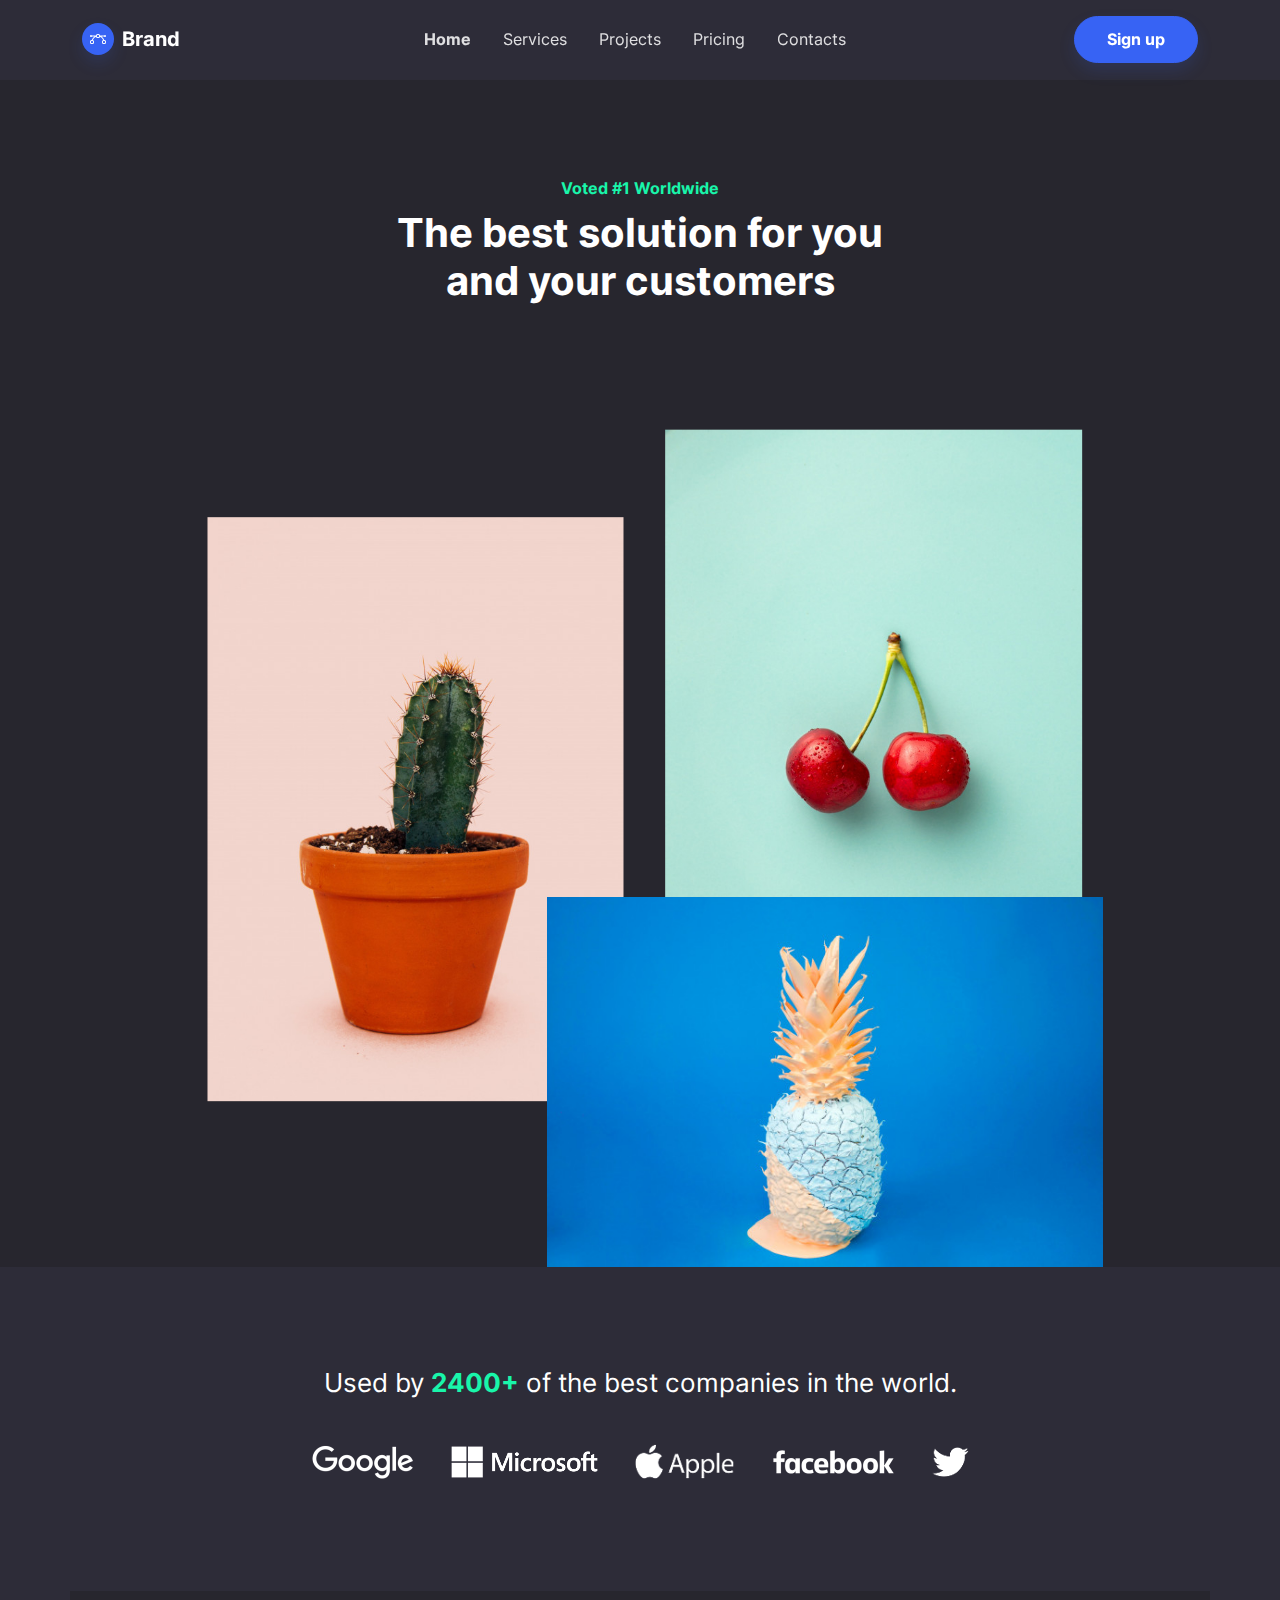
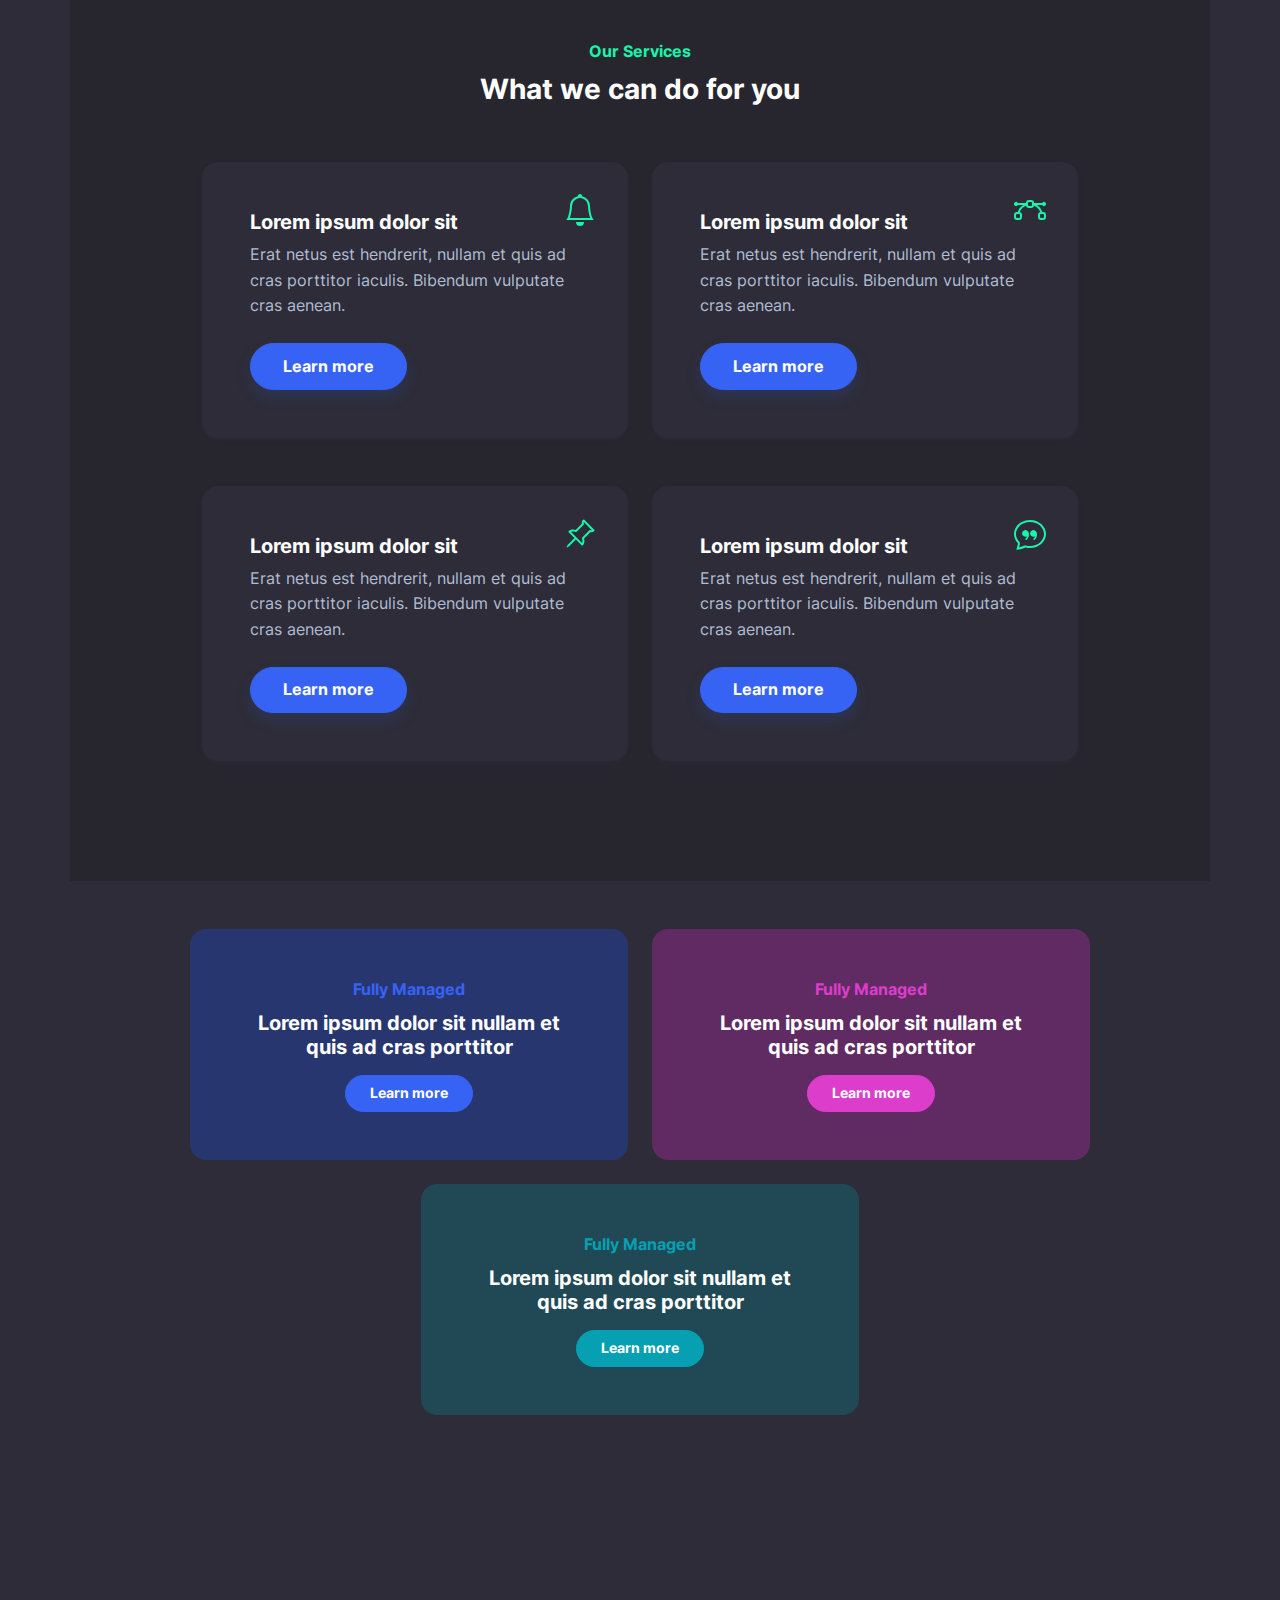
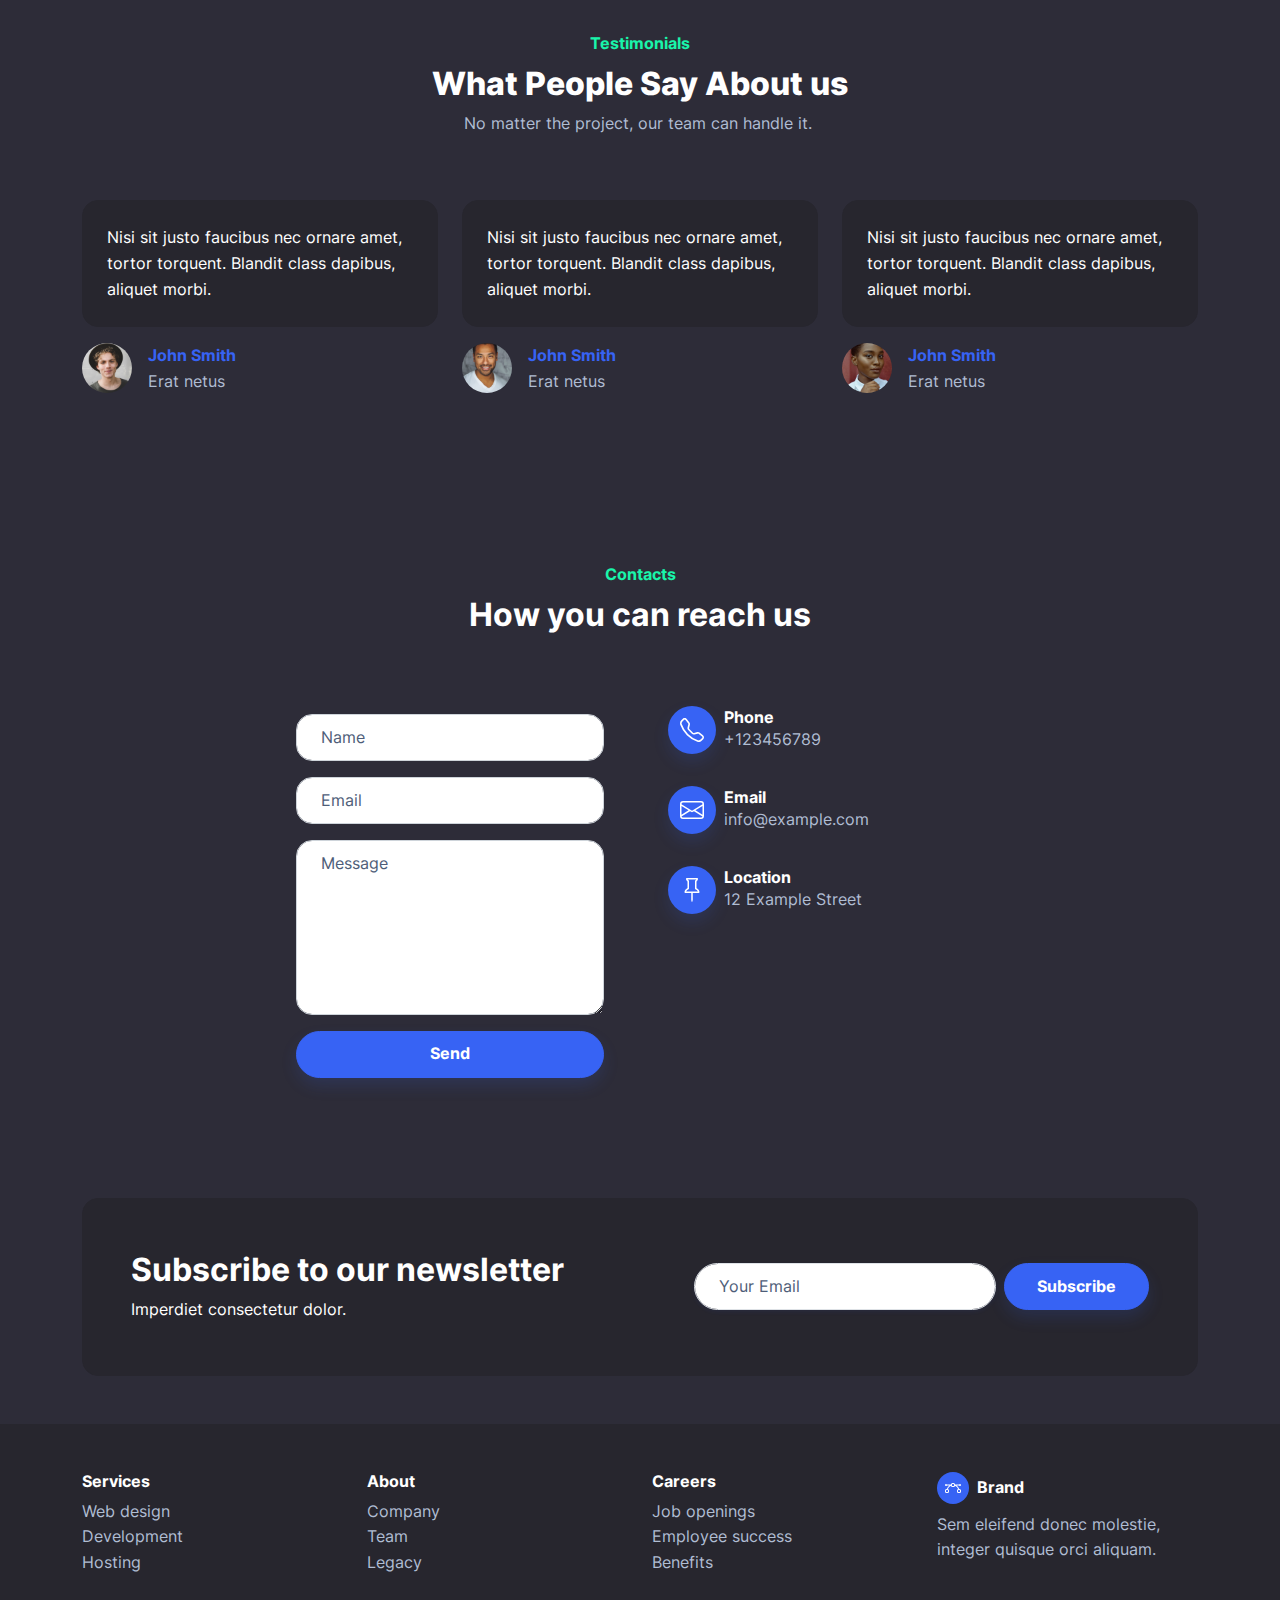
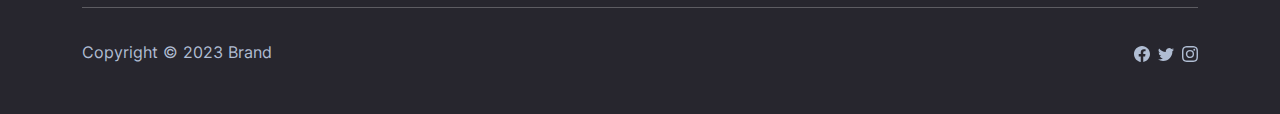
<file: index.html>
<!DOCTYPE html><html lang="en"><head><meta charset="utf-8"><meta name="viewport" content="width=device-width, initial-scale=1.0, shrink-to-fit=no"><title>Home - Brand</title><link rel="stylesheet" href="/assets/bootstrap/css/bootstrap.min.css?h=c06c53460ac6ab7e74057187c6fd8adc"><link rel="stylesheet" href="/assets/css/styles.min.css?h=cc9440e1e7eebcd7ff3cc5edcfa9384a"></head><body><!-- Start: Navbar Centered Links --><nav class="navbar navbar-dark navbar-expand-md sticky-top py-3" id="mainNav"><div class="container"><a class="navbar-brand d-flex align-items-center" href="/"><span class="bs-icon-sm bs-icon-circle bs-icon-primary shadow d-flex justify-content-center align-items-center me-2 bs-icon"><svg xmlns="http://www.w3.org/2000/svg" width="1em" height="1em" fill="currentColor" viewBox="0 0 16 16" class="bi bi-bezier">
  <path fill-rule="evenodd" d="M0 10.5A1.5 1.5 0 0 1 1.5 9h1A1.5 1.5 0 0 1 4 10.5v1A1.5 1.5 0 0 1 2.5 13h-1A1.5 1.5 0 0 1 0 11.5v-1zm1.5-.5a.5.5 0 0 0-.5.5v1a.5.5 0 0 0 .5.5h1a.5.5 0 0 0 .5-.5v-1a.5.5 0 0 0-.5-.5h-1zm10.5.5A1.5 1.5 0 0 1 13.5 9h1a1.5 1.5 0 0 1 1.5 1.5v1a1.5 1.5 0 0 1-1.5 1.5h-1a1.5 1.5 0 0 1-1.5-1.5v-1zm1.5-.5a.5.5 0 0 0-.5.5v1a.5.5 0 0 0 .5.5h1a.5.5 0 0 0 .5-.5v-1a.5.5 0 0 0-.5-.5h-1zM6 4.5A1.5 1.5 0 0 1 7.5 3h1A1.5 1.5 0 0 1 10 4.5v1A1.5 1.5 0 0 1 8.5 7h-1A1.5 1.5 0 0 1 6 5.5v-1zM7.5 4a.5.5 0 0 0-.5.5v1a.5.5 0 0 0 .5.5h1a.5.5 0 0 0 .5-.5v-1a.5.5 0 0 0-.5-.5h-1z"></path>
  <path d="M6 4.5H1.866a1 1 0 1 0 0 1h2.668A6.517 6.517 0 0 0 1.814 9H2.5c.123 0 .244.015.358.043a5.517 5.517 0 0 1 3.185-3.185A1.503 1.503 0 0 1 6 5.5v-1zm3.957 1.358A1.5 1.5 0 0 0 10 5.5v-1h4.134a1 1 0 1 1 0 1h-2.668a6.517 6.517 0 0 1 2.72 3.5H13.5c-.123 0-.243.015-.358.043a5.517 5.517 0 0 0-3.185-3.185z"></path>
</svg></span><span>Brand</span></a><button data-bs-toggle="collapse" class="navbar-toggler" data-bs-target="#navcol-1"><span class="visually-hidden">Toggle navigation</span><span class="navbar-toggler-icon"></span></button><div class="collapse navbar-collapse" id="navcol-1"><ul class="navbar-nav mx-auto"><li class="nav-item"><a class="nav-link active" href="/index.html">Home</a></li><li class="nav-item"><a class="nav-link" href="/services.html">Services</a></li><li class="nav-item"><a class="nav-link" href="/projects.html">Projects</a></li><li class="nav-item"><a class="nav-link" href="/pricing.html">Pricing</a></li><li class="nav-item"><a class="nav-link" href="/contacts.html">Contacts</a></li></ul><a class="btn btn-primary shadow" role="button" href="signup.html">Sign up</a></div></div></nav><!-- End: Navbar Centered Links --><header class="bg-dark"><!-- Start: Hero Clean Reverse --><div class="container pt-4 pt-xl-5"><div class="row pt-5"><div class="col-md-8 col-xl-6 text-center text-md-start mx-auto"><div class="text-center"><p class="fw-bold text-success mb-2">Voted #1 Worldwide</p><h1 class="fw-bold">The best solution for you and your customers</h1></div></div><div class="col-12 col-lg-10 mx-auto"><div class="position-relative" style="display: flex;flex-wrap: wrap;justify-content: flex-end;"><div style="position: relative;flex: 0 0 45%;transform: translate3d(-15%, 35%, 0);"><img class="img-fluid" data-bss-parallax="" data-bss-parallax-speed="0.8" src="/assets/img/products/3.jpg?h=fce4fd8e26138d1b5fd8c63ef4f2e64c"></div><div style="position: relative;flex: 0 0 45%;transform: translate3d(-5%, 20%, 0);"><img class="img-fluid" data-bss-parallax="" data-bss-parallax-speed="0.4" src="/assets/img/products/2.jpg?h=104fcc18ad179e4b0b9e0ee12b849bed"></div><div style="position: relative;flex: 0 0 60%;transform: translate3d(0, 0%, 0);"><img class="img-fluid" data-bss-parallax="" data-bss-parallax-speed="0.25" src="/assets/img/products/1.jpg?h=fc1e51d44f18accfa3a90f81c9cfffe4"></div></div></div></div></div><!-- End: Hero Clean Reverse --></header><!-- Start: Brands --><section class="py-5"><div class="container text-center py-5"><p class="mb-4" style="font-size: 1.6rem;">Used by <span class="text-success"><strong>2400+</strong></span>&nbsp;of the best companies in the world.</p><a href="#"> <img class="m-3" src="/assets/img/brands/google.png?h=631cf15406a7aaa3cd858cbf4283fe9f"></a><a href="#"> <img class="m-3" src="/assets/img/brands/microsoft.png?h=7ed03baa4d99a18698f7f4cf52ef4c5b"></a><a href="#"> <img class="m-3" src="/assets/img/brands/apple.png?h=aca1ae9688213c0c4bbd30cc38b7123a"></a><a href="#"> <img class="m-3" src="/assets/img/brands/facebook.png?h=be997ded4693a5145882d08b836adfb3"></a><a href="#"> <img class="m-3" src="/assets/img/brands/twitter.png?h=207662f36d770903a3d3809e7f069b25"></a></div></section><!-- End: Brands --><section><!-- Start: Features Cards --><div class="container bg-dark py-5"><div class="row"><div class="col-md-8 col-xl-6 text-center mx-auto"><p class="fw-bold text-success mb-2">Our Services</p><h3 class="fw-bold">What we can do for you</h3></div></div><div class="py-5 p-lg-5"><div class="row row-cols-1 row-cols-md-2 mx-auto" style="max-width: 900px;"><div class="col mb-5"><div class="card shadow-sm"><div class="card-body px-4 py-5 px-md-5"><div class="bs-icon-lg d-flex justify-content-center align-items-center mb-3 bs-icon" style="top: 1rem;right: 1rem;position: absolute;"><svg xmlns="http://www.w3.org/2000/svg" width="1em" height="1em" fill="currentColor" viewBox="0 0 16 16" class="bi bi-bell text-success">
  <path d="M8 16a2 2 0 0 0 2-2H6a2 2 0 0 0 2 2zM8 1.918l-.797.161A4.002 4.002 0 0 0 4 6c0 .628-.134 2.197-.459 3.742-.16.767-.376 1.566-.663 2.258h10.244c-.287-.692-.502-1.49-.663-2.258C12.134 8.197 12 6.628 12 6a4.002 4.002 0 0 0-3.203-3.92L8 1.917zM14.22 12c.223.447.481.801.78 1H1c.299-.199.557-.553.78-1C2.68 10.2 3 6.88 3 6c0-2.42 1.72-4.44 4.005-4.901a1 1 0 1 1 1.99 0A5.002 5.002 0 0 1 13 6c0 .88.32 4.2 1.22 6z"></path>
</svg></div><h5 class="fw-bold card-title">Lorem ipsum dolor sit&nbsp;</h5><p class="text-muted card-text mb-4">Erat netus est hendrerit, nullam et quis ad cras porttitor iaculis. Bibendum vulputate cras aenean.</p><button class="btn btn-primary shadow" type="button">Learn more</button></div></div></div><div class="col mb-5"><div class="card shadow-sm"><div class="card-body px-4 py-5 px-md-5"><div class="bs-icon-lg d-flex justify-content-center align-items-center mb-3 bs-icon" style="top: 1rem;right: 1rem;position: absolute;"><svg xmlns="http://www.w3.org/2000/svg" width="1em" height="1em" fill="currentColor" viewBox="0 0 16 16" class="bi bi-bezier text-success">
  <path fill-rule="evenodd" d="M0 10.5A1.5 1.5 0 0 1 1.5 9h1A1.5 1.5 0 0 1 4 10.5v1A1.5 1.5 0 0 1 2.5 13h-1A1.5 1.5 0 0 1 0 11.5v-1zm1.5-.5a.5.5 0 0 0-.5.5v1a.5.5 0 0 0 .5.5h1a.5.5 0 0 0 .5-.5v-1a.5.5 0 0 0-.5-.5h-1zm10.5.5A1.5 1.5 0 0 1 13.5 9h1a1.5 1.5 0 0 1 1.5 1.5v1a1.5 1.5 0 0 1-1.5 1.5h-1a1.5 1.5 0 0 1-1.5-1.5v-1zm1.5-.5a.5.5 0 0 0-.5.5v1a.5.5 0 0 0 .5.5h1a.5.5 0 0 0 .5-.5v-1a.5.5 0 0 0-.5-.5h-1zM6 4.5A1.5 1.5 0 0 1 7.5 3h1A1.5 1.5 0 0 1 10 4.5v1A1.5 1.5 0 0 1 8.5 7h-1A1.5 1.5 0 0 1 6 5.5v-1zM7.5 4a.5.5 0 0 0-.5.5v1a.5.5 0 0 0 .5.5h1a.5.5 0 0 0 .5-.5v-1a.5.5 0 0 0-.5-.5h-1z"></path>
  <path d="M6 4.5H1.866a1 1 0 1 0 0 1h2.668A6.517 6.517 0 0 0 1.814 9H2.5c.123 0 .244.015.358.043a5.517 5.517 0 0 1 3.185-3.185A1.503 1.503 0 0 1 6 5.5v-1zm3.957 1.358A1.5 1.5 0 0 0 10 5.5v-1h4.134a1 1 0 1 1 0 1h-2.668a6.517 6.517 0 0 1 2.72 3.5H13.5c-.123 0-.243.015-.358.043a5.517 5.517 0 0 0-3.185-3.185z"></path>
</svg></div><h5 class="fw-bold card-title">Lorem ipsum dolor sit&nbsp;</h5><p class="text-muted card-text mb-4">Erat netus est hendrerit, nullam et quis ad cras porttitor iaculis. Bibendum vulputate cras aenean.</p><button class="btn btn-primary shadow" type="button">Learn more</button></div></div></div><div class="col mb-4"><div class="card shadow-sm"><div class="card-body px-4 py-5 px-md-5"><div class="bs-icon-lg d-flex justify-content-center align-items-center mb-3 bs-icon" style="top: 1rem;right: 1rem;position: absolute;"><svg xmlns="http://www.w3.org/2000/svg" width="1em" height="1em" fill="currentColor" viewBox="0 0 16 16" class="bi bi-pin-angle text-success">
  <path d="M9.828.722a.5.5 0 0 1 .354.146l4.95 4.95a.5.5 0 0 1 0 .707c-.48.48-1.072.588-1.503.588-.177 0-.335-.018-.46-.039l-3.134 3.134a5.927 5.927 0 0 1 .16 1.013c.046.702-.032 1.687-.72 2.375a.5.5 0 0 1-.707 0l-2.829-2.828-3.182 3.182c-.195.195-1.219.902-1.414.707-.195-.195.512-1.22.707-1.414l3.182-3.182-2.828-2.829a.5.5 0 0 1 0-.707c.688-.688 1.673-.767 2.375-.72a5.922 5.922 0 0 1 1.013.16l3.134-3.133a2.772 2.772 0 0 1-.04-.461c0-.43.108-1.022.589-1.503a.5.5 0 0 1 .353-.146zm.122 2.112v-.002.002zm0-.002v.002a.5.5 0 0 1-.122.51L6.293 6.878a.5.5 0 0 1-.511.12H5.78l-.014-.004a4.507 4.507 0 0 0-.288-.076 4.922 4.922 0 0 0-.765-.116c-.422-.028-.836.008-1.175.15l5.51 5.509c.141-.34.177-.753.149-1.175a4.924 4.924 0 0 0-.192-1.054l-.004-.013v-.001a.5.5 0 0 1 .12-.512l3.536-3.535a.5.5 0 0 1 .532-.115l.096.022c.087.017.208.034.344.034.114 0 .23-.011.343-.04L9.927 2.028c-.029.113-.04.23-.04.343a1.779 1.779 0 0 0 .062.46z"></path>
</svg></div><h5 class="fw-bold card-title">Lorem ipsum dolor sit&nbsp;</h5><p class="text-muted card-text mb-4">Erat netus est hendrerit, nullam et quis ad cras porttitor iaculis. Bibendum vulputate cras aenean.</p><button class="btn btn-primary shadow" type="button">Learn more</button></div></div></div><div class="col mb-4"><div class="card shadow-sm"><div class="card-body px-4 py-5 px-md-5"><div class="bs-icon-lg d-flex justify-content-center align-items-center mb-3 bs-icon" style="top: 1rem;right: 1rem;position: absolute;"><svg xmlns="http://www.w3.org/2000/svg" width="1em" height="1em" fill="currentColor" viewBox="0 0 16 16" class="bi bi-chat-quote text-success">
  <path d="M2.678 11.894a1 1 0 0 1 .287.801 10.97 10.97 0 0 1-.398 2c1.395-.323 2.247-.697 2.634-.893a1 1 0 0 1 .71-.074A8.06 8.06 0 0 0 8 14c3.996 0 7-2.807 7-6 0-3.192-3.004-6-7-6S1 4.808 1 8c0 1.468.617 2.83 1.678 3.894zm-.493 3.905a21.682 21.682 0 0 1-.713.129c-.2.032-.352-.176-.273-.362a9.68 9.68 0 0 0 .244-.637l.003-.01c.248-.72.45-1.548.524-2.319C.743 11.37 0 9.76 0 8c0-3.866 3.582-7 8-7s8 3.134 8 7-3.582 7-8 7a9.06 9.06 0 0 1-2.347-.306c-.52.263-1.639.742-3.468 1.105z"></path>
  <path d="M7.066 6.76A1.665 1.665 0 0 0 4 7.668a1.667 1.667 0 0 0 2.561 1.406c-.131.389-.375.804-.777 1.22a.417.417 0 0 0 .6.58c1.486-1.54 1.293-3.214.682-4.112zm4 0A1.665 1.665 0 0 0 8 7.668a1.667 1.667 0 0 0 2.561 1.406c-.131.389-.375.804-.777 1.22a.417.417 0 0 0 .6.58c1.486-1.54 1.293-3.214.682-4.112z"></path>
</svg></div><h5 class="fw-bold card-title">Lorem ipsum dolor sit&nbsp;</h5><p class="text-muted card-text mb-4">Erat netus est hendrerit, nullam et quis ad cras porttitor iaculis. Bibendum vulputate cras aenean.</p><button class="btn btn-primary shadow" type="button">Learn more</button></div></div></div></div></div></div><!-- End: Features Cards --></section><section><!-- Start: Features Cards --><div class="container py-5"><div class="mx-auto" style="max-width: 900px;"><div class="row row-cols-1 row-cols-md-2 d-flex justify-content-center"><div class="col mb-4"><div class="card bg-primary-light"><div class="card-body text-center px-4 py-5 px-md-5"><p class="fw-bold text-primary card-text mb-2">Fully Managed</p><h5 class="fw-bold card-title mb-3">Lorem ipsum dolor sit&nbsp;nullam et quis ad cras porttitor</h5><button class="btn btn-primary btn-sm" type="button">Learn more</button></div></div></div><div class="col mb-4"><div class="card bg-secondary-light"><div class="card-body text-center px-4 py-5 px-md-5"><p class="fw-bold text-secondary card-text mb-2">Fully Managed</p><h5 class="fw-bold card-title mb-3">Lorem ipsum dolor sit&nbsp;nullam et quis ad cras porttitor</h5><button class="btn btn-secondary btn-sm" type="button">Learn more</button></div></div></div><div class="col mb-4"><div class="card bg-info-light"><div class="card-body text-center px-4 py-5 px-md-5"><p class="fw-bold text-info card-text mb-2">Fully Managed</p><h5 class="fw-bold card-title mb-3">Lorem ipsum dolor sit&nbsp;nullam et quis ad cras porttitor</h5><button class="btn btn-info btn-sm" type="button">Learn more</button></div></div></div></div></div></div><!-- End: Features Cards --></section><section class="py-5 mt-5"><!-- Start: Testimonials --><div class="container py-5"><div class="row mb-5"><div class="col-md-8 col-xl-6 text-center mx-auto"><p class="fw-bold text-success mb-2">Testimonials</p><h2 class="fw-bold"><strong>What People Say About us</strong></h2><p class="text-muted">No matter the project, our team can handle it.&nbsp;</p></div></div><div class="row row-cols-1 row-cols-sm-2 row-cols-lg-3 d-sm-flex justify-content-sm-center"><div class="col mb-4"><div class="d-flex flex-column align-items-center align-items-sm-start"><p class="bg-dark border rounded border-dark p-4">Nisi sit justo faucibus nec ornare amet, tortor torquent. Blandit class dapibus, aliquet morbi.</p><div class="d-flex"><img class="rounded-circle flex-shrink-0 me-3 fit-cover" width="50" height="50" src="/assets/img/team/avatar2.jpg?h=7086b181e9fb853914a2cca97301c640"><div><p class="fw-bold text-primary mb-0">John Smith</p><p class="text-muted mb-0">Erat netus</p></div></div></div></div><div class="col mb-4"><div class="d-flex flex-column align-items-center align-items-sm-start"><p class="bg-dark border rounded border-dark p-4">Nisi sit justo faucibus nec ornare amet, tortor torquent. Blandit class dapibus, aliquet morbi.</p><div class="d-flex"><img class="rounded-circle flex-shrink-0 me-3 fit-cover" width="50" height="50" src="/assets/img/team/avatar4.jpg?h=13fcb1a3bcb58463519bc5974513259b"><div><p class="fw-bold text-primary mb-0">John Smith</p><p class="text-muted mb-0">Erat netus</p></div></div></div></div><div class="col mb-4"><div class="d-flex flex-column align-items-center align-items-sm-start"><p class="bg-dark border rounded border-dark p-4">Nisi sit justo faucibus nec ornare amet, tortor torquent. Blandit class dapibus, aliquet morbi.</p><div class="d-flex"><img class="rounded-circle flex-shrink-0 me-3 fit-cover" width="50" height="50" src="/assets/img/team/avatar5.jpg?h=3c112678b7e2b1881f0b09da11f0e1e7"><div><p class="fw-bold text-primary mb-0">John Smith</p><p class="text-muted mb-0">Erat netus</p></div></div></div></div></div></div><!-- End: Testimonials --></section><!-- Start: Contact Details --><section class="py-5"><div class="container"><div class="row mb-5"><div class="col-md-8 col-xl-6 text-center mx-auto"><p class="fw-bold text-success mb-2">Contacts</p><h2 class="fw-bold">How you can reach us</h2></div></div><div class="row d-flex justify-content-center"><div class="col-md-6 col-xl-4"><div><form class="p-3 p-xl-4" method="post"><!-- Start: Success Example --><div class="mb-3"><input class="form-control" type="text" id="name-1" name="name" placeholder="Name"></div><!-- End: Success Example --><!-- Start: Error Example --><div class="mb-3"><input class="form-control" type="email" id="email-1" name="email" placeholder="Email"></div><!-- End: Error Example --><div class="mb-3"><textarea class="form-control" id="message-1" name="message" rows="6" placeholder="Message"></textarea></div><div><button class="btn btn-primary shadow d-block w-100" type="submit">Send </button></div></form></div></div><div class="col-md-4 col-xl-4 d-flex justify-content-center justify-content-xl-start"><div class="d-flex flex-wrap flex-md-column justify-content-md-start align-items-md-start h-100"><div class="d-flex align-items-center p-3"><div class="bs-icon-md bs-icon-circle bs-icon-primary shadow d-flex flex-shrink-0 justify-content-center align-items-center d-inline-block bs-icon bs-icon-md"><svg xmlns="http://www.w3.org/2000/svg" width="1em" height="1em" fill="currentColor" viewBox="0 0 16 16" class="bi bi-telephone">
  <path d="M3.654 1.328a.678.678 0 0 0-1.015-.063L1.605 2.3c-.483.484-.661 1.169-.45 1.77a17.568 17.568 0 0 0 4.168 6.608 17.569 17.569 0 0 0 6.608 4.168c.601.211 1.286.033 1.77-.45l1.034-1.034a.678.678 0 0 0-.063-1.015l-2.307-1.794a.678.678 0 0 0-.58-.122l-2.19.547a1.745 1.745 0 0 1-1.657-.459L5.482 8.062a1.745 1.745 0 0 1-.46-1.657l.548-2.19a.678.678 0 0 0-.122-.58L3.654 1.328zM1.884.511a1.745 1.745 0 0 1 2.612.163L6.29 2.98c.329.423.445.974.315 1.494l-.547 2.19a.678.678 0 0 0 .178.643l2.457 2.457a.678.678 0 0 0 .644.178l2.189-.547a1.745 1.745 0 0 1 1.494.315l2.306 1.794c.829.645.905 1.87.163 2.611l-1.034 1.034c-.74.74-1.846 1.065-2.877.702a18.634 18.634 0 0 1-7.01-4.42 18.634 18.634 0 0 1-4.42-7.009c-.362-1.03-.037-2.137.703-2.877L1.885.511z"></path>
</svg></div><div class="px-2"><h6 class="fw-bold mb-0">Phone</h6><p class="text-muted mb-0">+123456789</p></div></div><div class="d-flex align-items-center p-3"><div class="bs-icon-md bs-icon-circle bs-icon-primary shadow d-flex flex-shrink-0 justify-content-center align-items-center d-inline-block bs-icon bs-icon-md"><svg xmlns="http://www.w3.org/2000/svg" width="1em" height="1em" fill="currentColor" viewBox="0 0 16 16" class="bi bi-envelope">
  <path fill-rule="evenodd" d="M0 4a2 2 0 0 1 2-2h12a2 2 0 0 1 2 2v8a2 2 0 0 1-2 2H2a2 2 0 0 1-2-2V4Zm2-1a1 1 0 0 0-1 1v.217l7 4.2 7-4.2V4a1 1 0 0 0-1-1H2Zm13 2.383-4.708 2.825L15 11.105V5.383Zm-.034 6.876-5.64-3.471L8 9.583l-1.326-.795-5.64 3.47A1 1 0 0 0 2 13h12a1 1 0 0 0 .966-.741ZM1 11.105l4.708-2.897L1 5.383v5.722Z"></path>
</svg></div><div class="px-2"><h6 class="fw-bold mb-0">Email</h6><p class="text-muted mb-0">info@example.com</p></div></div><div class="d-flex align-items-center p-3"><div class="bs-icon-md bs-icon-circle bs-icon-primary shadow d-flex flex-shrink-0 justify-content-center align-items-center d-inline-block bs-icon bs-icon-md"><svg xmlns="http://www.w3.org/2000/svg" width="1em" height="1em" fill="currentColor" viewBox="0 0 16 16" class="bi bi-pin">
  <path d="M4.146.146A.5.5 0 0 1 4.5 0h7a.5.5 0 0 1 .5.5c0 .68-.342 1.174-.646 1.479-.126.125-.25.224-.354.298v4.431l.078.048c.203.127.476.314.751.555C12.36 7.775 13 8.527 13 9.5a.5.5 0 0 1-.5.5h-4v4.5c0 .276-.224 1.5-.5 1.5s-.5-1.224-.5-1.5V10h-4a.5.5 0 0 1-.5-.5c0-.973.64-1.725 1.17-2.189A5.921 5.921 0 0 1 5 6.708V2.277a2.77 2.77 0 0 1-.354-.298C4.342 1.674 4 1.179 4 .5a.5.5 0 0 1 .146-.354zm1.58 1.408-.002-.001.002.001zm-.002-.001.002.001A.5.5 0 0 1 6 2v5a.5.5 0 0 1-.276.447h-.002l-.012.007-.054.03a4.922 4.922 0 0 0-.827.58c-.318.278-.585.596-.725.936h7.792c-.14-.34-.407-.658-.725-.936a4.915 4.915 0 0 0-.881-.61l-.012-.006h-.002A.5.5 0 0 1 10 7V2a.5.5 0 0 1 .295-.458 1.775 1.775 0 0 0 .351-.271c.08-.08.155-.17.214-.271H5.14c.06.1.133.191.214.271a1.78 1.78 0 0 0 .37.282z"></path>
</svg></div><div class="px-2"><h6 class="fw-bold mb-0">Location</h6><p class="text-muted mb-0">12 Example Street</p></div></div></div></div></div></div></section><!-- End: Contact Details --><!-- Start: Newsletter Subscription Color --><section class="py-5"><div class="container"><div class="bg-dark border rounded border-dark d-flex flex-column justify-content-between align-items-center flex-lg-row p-4 p-lg-5"><div class="text-center text-lg-start py-3 py-lg-1"><h2 class="fw-bold mb-2">Subscribe to our newsletter</h2><p class="mb-0">Imperdiet consectetur dolor.</p></div><form class="d-flex justify-content-center flex-wrap flex-lg-nowrap" method="post"><div class="my-2"><input class="border rounded-pill shadow-sm form-control" type="email" name="email" placeholder="Your Email"></div><div class="my-2"><button class="btn btn-primary shadow ms-2" type="submit">Subscribe </button></div></form></div></div></section><!-- End: Newsletter Subscription Color --><!-- Start: Footer Multi Column --><footer class="bg-dark"><div class="container py-4 py-lg-5"><div class="row justify-content-center"><!-- Start: Services --><div class="col-sm-4 col-md-3 text-center text-lg-start d-flex flex-column"><h3 class="fs-6 fw-bold">Services</h3><ul class="list-unstyled"><li><a href="#">Web design</a></li><li><a href="#">Development</a></li><li><a href="#">Hosting</a></li></ul></div><!-- End: Services --><!-- Start: About --><div class="col-sm-4 col-md-3 text-center text-lg-start d-flex flex-column"><h3 class="fs-6 fw-bold">About</h3><ul class="list-unstyled"><li><a href="#">Company</a></li><li><a href="#">Team</a></li><li><a href="#">Legacy</a></li></ul></div><!-- End: About --><!-- Start: Careers --><div class="col-sm-4 col-md-3 text-center text-lg-start d-flex flex-column"><h3 class="fs-6 fw-bold">Careers</h3><ul class="list-unstyled"><li><a href="#">Job openings</a></li><li><a href="#">Employee success</a></li><li><a href="#">Benefits</a></li></ul></div><!-- End: Careers --><!-- Start: Social Icons --><div class="col-lg-3 text-center text-lg-start d-flex flex-column align-items-center order-first align-items-lg-start order-lg-last"><div class="fw-bold d-flex align-items-center mb-2"><span class="bs-icon-sm bs-icon-circle bs-icon-primary d-flex justify-content-center align-items-center bs-icon me-2"><svg xmlns="http://www.w3.org/2000/svg" width="1em" height="1em" fill="currentColor" viewBox="0 0 16 16" class="bi bi-bezier">
  <path fill-rule="evenodd" d="M0 10.5A1.5 1.5 0 0 1 1.5 9h1A1.5 1.5 0 0 1 4 10.5v1A1.5 1.5 0 0 1 2.5 13h-1A1.5 1.5 0 0 1 0 11.5v-1zm1.5-.5a.5.5 0 0 0-.5.5v1a.5.5 0 0 0 .5.5h1a.5.5 0 0 0 .5-.5v-1a.5.5 0 0 0-.5-.5h-1zm10.5.5A1.5 1.5 0 0 1 13.5 9h1a1.5 1.5 0 0 1 1.5 1.5v1a1.5 1.5 0 0 1-1.5 1.5h-1a1.5 1.5 0 0 1-1.5-1.5v-1zm1.5-.5a.5.5 0 0 0-.5.5v1a.5.5 0 0 0 .5.5h1a.5.5 0 0 0 .5-.5v-1a.5.5 0 0 0-.5-.5h-1zM6 4.5A1.5 1.5 0 0 1 7.5 3h1A1.5 1.5 0 0 1 10 4.5v1A1.5 1.5 0 0 1 8.5 7h-1A1.5 1.5 0 0 1 6 5.5v-1zM7.5 4a.5.5 0 0 0-.5.5v1a.5.5 0 0 0 .5.5h1a.5.5 0 0 0 .5-.5v-1a.5.5 0 0 0-.5-.5h-1z"></path>
  <path d="M6 4.5H1.866a1 1 0 1 0 0 1h2.668A6.517 6.517 0 0 0 1.814 9H2.5c.123 0 .244.015.358.043a5.517 5.517 0 0 1 3.185-3.185A1.503 1.503 0 0 1 6 5.5v-1zm3.957 1.358A1.5 1.5 0 0 0 10 5.5v-1h4.134a1 1 0 1 1 0 1h-2.668a6.517 6.517 0 0 1 2.72 3.5H13.5c-.123 0-.243.015-.358.043a5.517 5.517 0 0 0-3.185-3.185z"></path>
</svg></span><span>Brand</span></div><p class="text-muted">Sem eleifend donec molestie, integer quisque orci aliquam.</p></div><!-- End: Social Icons --></div><hr><div class="text-muted d-flex justify-content-between align-items-center pt-3"><p class="mb-0">Copyright © 2023 Brand</p><ul class="list-inline mb-0"><li class="list-inline-item"><svg xmlns="http://www.w3.org/2000/svg" width="1em" height="1em" fill="currentColor" viewBox="0 0 16 16" class="bi bi-facebook">
  <path d="M16 8.049c0-4.446-3.582-8.05-8-8.05C3.58 0-.002 3.603-.002 8.05c0 4.017 2.926 7.347 6.75 7.951v-5.625h-2.03V8.05H6.75V6.275c0-2.017 1.195-3.131 3.022-3.131.876 0 1.791.157 1.791.157v1.98h-1.009c-.993 0-1.303.621-1.303 1.258v1.51h2.218l-.354 2.326H9.25V16c3.824-.604 6.75-3.934 6.75-7.951z"></path>
</svg></li><li class="list-inline-item"><svg xmlns="http://www.w3.org/2000/svg" width="1em" height="1em" fill="currentColor" viewBox="0 0 16 16" class="bi bi-twitter">
  <path d="M5.026 15c6.038 0 9.341-5.003 9.341-9.334 0-.14 0-.282-.006-.422A6.685 6.685 0 0 0 16 3.542a6.658 6.658 0 0 1-1.889.518 3.301 3.301 0 0 0 1.447-1.817 6.533 6.533 0 0 1-2.087.793A3.286 3.286 0 0 0 7.875 6.03a9.325 9.325 0 0 1-6.767-3.429 3.289 3.289 0 0 0 1.018 4.382A3.323 3.323 0 0 1 .64 6.575v.045a3.288 3.288 0 0 0 2.632 3.218 3.203 3.203 0 0 1-.865.115 3.23 3.23 0 0 1-.614-.057 3.283 3.283 0 0 0 3.067 2.277A6.588 6.588 0 0 1 .78 13.58a6.32 6.32 0 0 1-.78-.045A9.344 9.344 0 0 0 5.026 15z"></path>
</svg></li><li class="list-inline-item"><svg xmlns="http://www.w3.org/2000/svg" width="1em" height="1em" fill="currentColor" viewBox="0 0 16 16" class="bi bi-instagram">
  <path d="M8 0C5.829 0 5.556.01 4.703.048 3.85.088 3.269.222 2.76.42a3.917 3.917 0 0 0-1.417.923A3.927 3.927 0 0 0 .42 2.76C.222 3.268.087 3.85.048 4.7.01 5.555 0 5.827 0 8.001c0 2.172.01 2.444.048 3.297.04.852.174 1.433.372 1.942.205.526.478.972.923 1.417.444.445.89.719 1.416.923.51.198 1.09.333 1.942.372C5.555 15.99 5.827 16 8 16s2.444-.01 3.298-.048c.851-.04 1.434-.174 1.943-.372a3.916 3.916 0 0 0 1.416-.923c.445-.445.718-.891.923-1.417.197-.509.332-1.09.372-1.942C15.99 10.445 16 10.173 16 8s-.01-2.445-.048-3.299c-.04-.851-.175-1.433-.372-1.941a3.926 3.926 0 0 0-.923-1.417A3.911 3.911 0 0 0 13.24.42c-.51-.198-1.092-.333-1.943-.372C10.443.01 10.172 0 7.998 0h.003zm-.717 1.442h.718c2.136 0 2.389.007 3.232.046.78.035 1.204.166 1.486.275.373.145.64.319.92.599.28.28.453.546.598.92.11.281.24.705.275 1.485.039.843.047 1.096.047 3.231s-.008 2.389-.047 3.232c-.035.78-.166 1.203-.275 1.485a2.47 2.47 0 0 1-.599.919c-.28.28-.546.453-.92.598-.28.11-.704.24-1.485.276-.843.038-1.096.047-3.232.047s-2.39-.009-3.233-.047c-.78-.036-1.203-.166-1.485-.276a2.478 2.478 0 0 1-.92-.598 2.48 2.48 0 0 1-.6-.92c-.109-.281-.24-.705-.275-1.485-.038-.843-.046-1.096-.046-3.233 0-2.136.008-2.388.046-3.231.036-.78.166-1.204.276-1.486.145-.373.319-.64.599-.92.28-.28.546-.453.92-.598.282-.11.705-.24 1.485-.276.738-.034 1.024-.044 2.515-.045v.002zm4.988 1.328a.96.96 0 1 0 0 1.92.96.96 0 0 0 0-1.92zm-4.27 1.122a4.109 4.109 0 1 0 0 8.217 4.109 4.109 0 0 0 0-8.217zm0 1.441a2.667 2.667 0 1 1 0 5.334 2.667 2.667 0 0 1 0-5.334z"></path>
</svg></li></ul></div></div></footer><!-- End: Footer Multi Column --><script src="https://cdn.jsdelivr.net/npm/bootstrap@5.2.3/dist/js/bootstrap.bundle.min.js"></script><script src="/assets/js/script.min.js?h=9a9b12d9479055b6ccf322643488f6dd"></script></body></html>
</file>
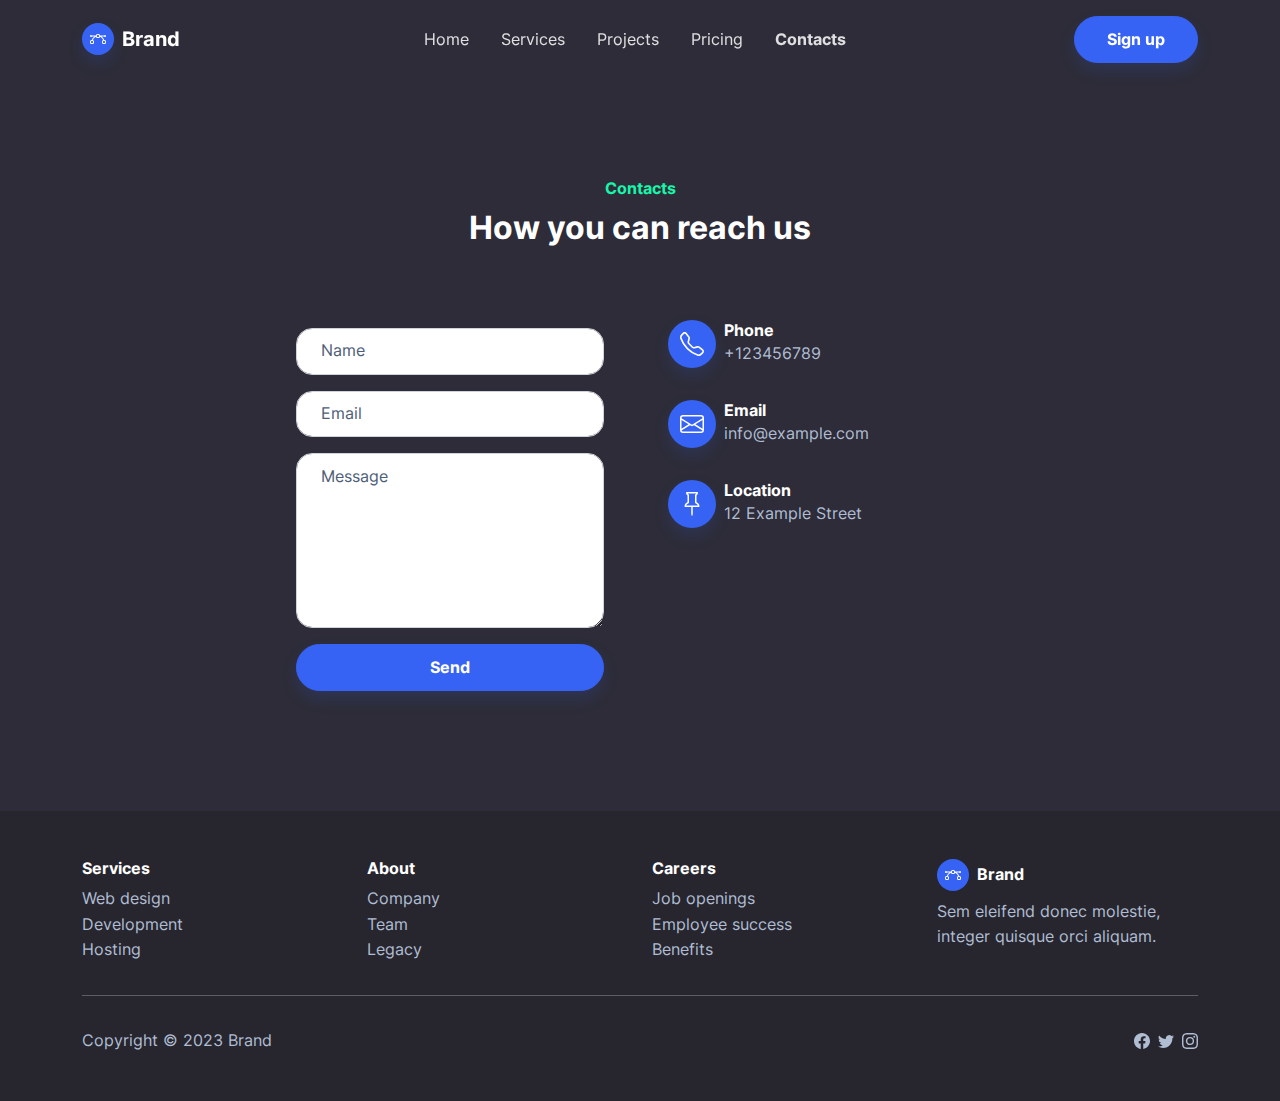
<file: contacts.html>
<!DOCTYPE html><html lang="en"><head><meta charset="utf-8"><meta name="viewport" content="width=device-width, initial-scale=1.0, shrink-to-fit=no"><title>Contacts - Brand</title><link rel="stylesheet" href="/assets/bootstrap/css/bootstrap.min.css?h=c06c53460ac6ab7e74057187c6fd8adc"><link rel="stylesheet" href="/assets/css/styles.min.css?h=cc9440e1e7eebcd7ff3cc5edcfa9384a"></head><body><!-- Start: Navbar Centered Links --><nav class="navbar navbar-dark navbar-expand-md sticky-top py-3" id="mainNav"><div class="container"><a class="navbar-brand d-flex align-items-center" href="/"><span class="bs-icon-sm bs-icon-circle bs-icon-primary shadow d-flex justify-content-center align-items-center me-2 bs-icon"><svg xmlns="http://www.w3.org/2000/svg" width="1em" height="1em" fill="currentColor" viewBox="0 0 16 16" class="bi bi-bezier">
  <path fill-rule="evenodd" d="M0 10.5A1.5 1.5 0 0 1 1.5 9h1A1.5 1.5 0 0 1 4 10.5v1A1.5 1.5 0 0 1 2.5 13h-1A1.5 1.5 0 0 1 0 11.5v-1zm1.5-.5a.5.5 0 0 0-.5.5v1a.5.5 0 0 0 .5.5h1a.5.5 0 0 0 .5-.5v-1a.5.5 0 0 0-.5-.5h-1zm10.5.5A1.5 1.5 0 0 1 13.5 9h1a1.5 1.5 0 0 1 1.5 1.5v1a1.5 1.5 0 0 1-1.5 1.5h-1a1.5 1.5 0 0 1-1.5-1.5v-1zm1.5-.5a.5.5 0 0 0-.5.5v1a.5.5 0 0 0 .5.5h1a.5.5 0 0 0 .5-.5v-1a.5.5 0 0 0-.5-.5h-1zM6 4.5A1.5 1.5 0 0 1 7.5 3h1A1.5 1.5 0 0 1 10 4.5v1A1.5 1.5 0 0 1 8.5 7h-1A1.5 1.5 0 0 1 6 5.5v-1zM7.5 4a.5.5 0 0 0-.5.5v1a.5.5 0 0 0 .5.5h1a.5.5 0 0 0 .5-.5v-1a.5.5 0 0 0-.5-.5h-1z"></path>
  <path d="M6 4.5H1.866a1 1 0 1 0 0 1h2.668A6.517 6.517 0 0 0 1.814 9H2.5c.123 0 .244.015.358.043a5.517 5.517 0 0 1 3.185-3.185A1.503 1.503 0 0 1 6 5.5v-1zm3.957 1.358A1.5 1.5 0 0 0 10 5.5v-1h4.134a1 1 0 1 1 0 1h-2.668a6.517 6.517 0 0 1 2.72 3.5H13.5c-.123 0-.243.015-.358.043a5.517 5.517 0 0 0-3.185-3.185z"></path>
</svg></span><span>Brand</span></a><button data-bs-toggle="collapse" class="navbar-toggler" data-bs-target="#navcol-1"><span class="visually-hidden">Toggle navigation</span><span class="navbar-toggler-icon"></span></button><div class="collapse navbar-collapse" id="navcol-1"><ul class="navbar-nav mx-auto"><li class="nav-item"><a class="nav-link" href="/index.html">Home</a></li><li class="nav-item"><a class="nav-link" href="/services.html">Services</a></li><li class="nav-item"><a class="nav-link" href="/projects.html">Projects</a></li><li class="nav-item"><a class="nav-link" href="/pricing.html">Pricing</a></li><li class="nav-item"><a class="nav-link active" href="/contacts.html">Contacts</a></li></ul><a class="btn btn-primary shadow" role="button" href="signup.html">Sign up</a></div></div></nav><!-- End: Navbar Centered Links --><!-- Start: Contact Details --><section class="py-5"><div class="container py-5"><div class="row mb-5"><div class="col-md-8 col-xl-6 text-center mx-auto"><p class="fw-bold text-success mb-2">Contacts</p><h2 class="fw-bold">How you can reach us</h2></div></div><div class="row d-flex justify-content-center"><div class="col-md-6 col-xl-4"><div><form class="p-3 p-xl-4" method="post"><!-- Start: Success Example --><div class="mb-3"><input class="form-control" type="text" id="name-1" name="name" placeholder="Name"></div><!-- End: Success Example --><!-- Start: Error Example --><div class="mb-3"><input class="form-control" type="email" id="email-1" name="email" placeholder="Email"></div><!-- End: Error Example --><div class="mb-3"><textarea class="form-control" id="message-1" name="message" rows="6" placeholder="Message"></textarea></div><div><button class="btn btn-primary shadow d-block w-100" type="submit">Send </button></div></form></div></div><div class="col-md-4 col-xl-4 d-flex justify-content-center justify-content-xl-start"><div class="d-flex flex-wrap flex-md-column justify-content-md-start align-items-md-start h-100"><div class="d-flex align-items-center p-3"><div class="bs-icon-md bs-icon-circle bs-icon-primary shadow d-flex flex-shrink-0 justify-content-center align-items-center d-inline-block bs-icon bs-icon-md"><svg xmlns="http://www.w3.org/2000/svg" width="1em" height="1em" fill="currentColor" viewBox="0 0 16 16" class="bi bi-telephone">
  <path d="M3.654 1.328a.678.678 0 0 0-1.015-.063L1.605 2.3c-.483.484-.661 1.169-.45 1.77a17.568 17.568 0 0 0 4.168 6.608 17.569 17.569 0 0 0 6.608 4.168c.601.211 1.286.033 1.77-.45l1.034-1.034a.678.678 0 0 0-.063-1.015l-2.307-1.794a.678.678 0 0 0-.58-.122l-2.19.547a1.745 1.745 0 0 1-1.657-.459L5.482 8.062a1.745 1.745 0 0 1-.46-1.657l.548-2.19a.678.678 0 0 0-.122-.58L3.654 1.328zM1.884.511a1.745 1.745 0 0 1 2.612.163L6.29 2.98c.329.423.445.974.315 1.494l-.547 2.19a.678.678 0 0 0 .178.643l2.457 2.457a.678.678 0 0 0 .644.178l2.189-.547a1.745 1.745 0 0 1 1.494.315l2.306 1.794c.829.645.905 1.87.163 2.611l-1.034 1.034c-.74.74-1.846 1.065-2.877.702a18.634 18.634 0 0 1-7.01-4.42 18.634 18.634 0 0 1-4.42-7.009c-.362-1.03-.037-2.137.703-2.877L1.885.511z"></path>
</svg></div><div class="px-2"><h6 class="fw-bold mb-0">Phone</h6><p class="text-muted mb-0">+123456789</p></div></div><div class="d-flex align-items-center p-3"><div class="bs-icon-md bs-icon-circle bs-icon-primary shadow d-flex flex-shrink-0 justify-content-center align-items-center d-inline-block bs-icon bs-icon-md"><svg xmlns="http://www.w3.org/2000/svg" width="1em" height="1em" fill="currentColor" viewBox="0 0 16 16" class="bi bi-envelope">
  <path fill-rule="evenodd" d="M0 4a2 2 0 0 1 2-2h12a2 2 0 0 1 2 2v8a2 2 0 0 1-2 2H2a2 2 0 0 1-2-2V4Zm2-1a1 1 0 0 0-1 1v.217l7 4.2 7-4.2V4a1 1 0 0 0-1-1H2Zm13 2.383-4.708 2.825L15 11.105V5.383Zm-.034 6.876-5.64-3.471L8 9.583l-1.326-.795-5.64 3.47A1 1 0 0 0 2 13h12a1 1 0 0 0 .966-.741ZM1 11.105l4.708-2.897L1 5.383v5.722Z"></path>
</svg></div><div class="px-2"><h6 class="fw-bold mb-0">Email</h6><p class="text-muted mb-0">info@example.com</p></div></div><div class="d-flex align-items-center p-3"><div class="bs-icon-md bs-icon-circle bs-icon-primary shadow d-flex flex-shrink-0 justify-content-center align-items-center d-inline-block bs-icon bs-icon-md"><svg xmlns="http://www.w3.org/2000/svg" width="1em" height="1em" fill="currentColor" viewBox="0 0 16 16" class="bi bi-pin">
  <path d="M4.146.146A.5.5 0 0 1 4.5 0h7a.5.5 0 0 1 .5.5c0 .68-.342 1.174-.646 1.479-.126.125-.25.224-.354.298v4.431l.078.048c.203.127.476.314.751.555C12.36 7.775 13 8.527 13 9.5a.5.5 0 0 1-.5.5h-4v4.5c0 .276-.224 1.5-.5 1.5s-.5-1.224-.5-1.5V10h-4a.5.5 0 0 1-.5-.5c0-.973.64-1.725 1.17-2.189A5.921 5.921 0 0 1 5 6.708V2.277a2.77 2.77 0 0 1-.354-.298C4.342 1.674 4 1.179 4 .5a.5.5 0 0 1 .146-.354zm1.58 1.408-.002-.001.002.001zm-.002-.001.002.001A.5.5 0 0 1 6 2v5a.5.5 0 0 1-.276.447h-.002l-.012.007-.054.03a4.922 4.922 0 0 0-.827.58c-.318.278-.585.596-.725.936h7.792c-.14-.34-.407-.658-.725-.936a4.915 4.915 0 0 0-.881-.61l-.012-.006h-.002A.5.5 0 0 1 10 7V2a.5.5 0 0 1 .295-.458 1.775 1.775 0 0 0 .351-.271c.08-.08.155-.17.214-.271H5.14c.06.1.133.191.214.271a1.78 1.78 0 0 0 .37.282z"></path>
</svg></div><div class="px-2"><h6 class="fw-bold mb-0">Location</h6><p class="text-muted mb-0">12 Example Street</p></div></div></div></div></div></div></section><!-- End: Contact Details --><!-- Start: Footer Multi Column --><footer class="bg-dark"><div class="container py-4 py-lg-5"><div class="row justify-content-center"><!-- Start: Services --><div class="col-sm-4 col-md-3 text-center text-lg-start d-flex flex-column"><h3 class="fs-6 fw-bold">Services</h3><ul class="list-unstyled"><li><a href="#">Web design</a></li><li><a href="#">Development</a></li><li><a href="#">Hosting</a></li></ul></div><!-- End: Services --><!-- Start: About --><div class="col-sm-4 col-md-3 text-center text-lg-start d-flex flex-column"><h3 class="fs-6 fw-bold">About</h3><ul class="list-unstyled"><li><a href="#">Company</a></li><li><a href="#">Team</a></li><li><a href="#">Legacy</a></li></ul></div><!-- End: About --><!-- Start: Careers --><div class="col-sm-4 col-md-3 text-center text-lg-start d-flex flex-column"><h3 class="fs-6 fw-bold">Careers</h3><ul class="list-unstyled"><li><a href="#">Job openings</a></li><li><a href="#">Employee success</a></li><li><a href="#">Benefits</a></li></ul></div><!-- End: Careers --><!-- Start: Social Icons --><div class="col-lg-3 text-center text-lg-start d-flex flex-column align-items-center order-first align-items-lg-start order-lg-last"><div class="fw-bold d-flex align-items-center mb-2"><span class="bs-icon-sm bs-icon-circle bs-icon-primary d-flex justify-content-center align-items-center bs-icon me-2"><svg xmlns="http://www.w3.org/2000/svg" width="1em" height="1em" fill="currentColor" viewBox="0 0 16 16" class="bi bi-bezier">
  <path fill-rule="evenodd" d="M0 10.5A1.5 1.5 0 0 1 1.5 9h1A1.5 1.5 0 0 1 4 10.5v1A1.5 1.5 0 0 1 2.5 13h-1A1.5 1.5 0 0 1 0 11.5v-1zm1.5-.5a.5.5 0 0 0-.5.5v1a.5.5 0 0 0 .5.5h1a.5.5 0 0 0 .5-.5v-1a.5.5 0 0 0-.5-.5h-1zm10.5.5A1.5 1.5 0 0 1 13.5 9h1a1.5 1.5 0 0 1 1.5 1.5v1a1.5 1.5 0 0 1-1.5 1.5h-1a1.5 1.5 0 0 1-1.5-1.5v-1zm1.5-.5a.5.5 0 0 0-.5.5v1a.5.5 0 0 0 .5.5h1a.5.5 0 0 0 .5-.5v-1a.5.5 0 0 0-.5-.5h-1zM6 4.5A1.5 1.5 0 0 1 7.5 3h1A1.5 1.5 0 0 1 10 4.5v1A1.5 1.5 0 0 1 8.5 7h-1A1.5 1.5 0 0 1 6 5.5v-1zM7.5 4a.5.5 0 0 0-.5.5v1a.5.5 0 0 0 .5.5h1a.5.5 0 0 0 .5-.5v-1a.5.5 0 0 0-.5-.5h-1z"></path>
  <path d="M6 4.5H1.866a1 1 0 1 0 0 1h2.668A6.517 6.517 0 0 0 1.814 9H2.5c.123 0 .244.015.358.043a5.517 5.517 0 0 1 3.185-3.185A1.503 1.503 0 0 1 6 5.5v-1zm3.957 1.358A1.5 1.5 0 0 0 10 5.5v-1h4.134a1 1 0 1 1 0 1h-2.668a6.517 6.517 0 0 1 2.72 3.5H13.5c-.123 0-.243.015-.358.043a5.517 5.517 0 0 0-3.185-3.185z"></path>
</svg></span><span>Brand</span></div><p class="text-muted">Sem eleifend donec molestie, integer quisque orci aliquam.</p></div><!-- End: Social Icons --></div><hr><div class="text-muted d-flex justify-content-between align-items-center pt-3"><p class="mb-0">Copyright © 2023 Brand</p><ul class="list-inline mb-0"><li class="list-inline-item"><svg xmlns="http://www.w3.org/2000/svg" width="1em" height="1em" fill="currentColor" viewBox="0 0 16 16" class="bi bi-facebook">
  <path d="M16 8.049c0-4.446-3.582-8.05-8-8.05C3.58 0-.002 3.603-.002 8.05c0 4.017 2.926 7.347 6.75 7.951v-5.625h-2.03V8.05H6.75V6.275c0-2.017 1.195-3.131 3.022-3.131.876 0 1.791.157 1.791.157v1.98h-1.009c-.993 0-1.303.621-1.303 1.258v1.51h2.218l-.354 2.326H9.25V16c3.824-.604 6.75-3.934 6.75-7.951z"></path>
</svg></li><li class="list-inline-item"><svg xmlns="http://www.w3.org/2000/svg" width="1em" height="1em" fill="currentColor" viewBox="0 0 16 16" class="bi bi-twitter">
  <path d="M5.026 15c6.038 0 9.341-5.003 9.341-9.334 0-.14 0-.282-.006-.422A6.685 6.685 0 0 0 16 3.542a6.658 6.658 0 0 1-1.889.518 3.301 3.301 0 0 0 1.447-1.817 6.533 6.533 0 0 1-2.087.793A3.286 3.286 0 0 0 7.875 6.03a9.325 9.325 0 0 1-6.767-3.429 3.289 3.289 0 0 0 1.018 4.382A3.323 3.323 0 0 1 .64 6.575v.045a3.288 3.288 0 0 0 2.632 3.218 3.203 3.203 0 0 1-.865.115 3.23 3.23 0 0 1-.614-.057 3.283 3.283 0 0 0 3.067 2.277A6.588 6.588 0 0 1 .78 13.58a6.32 6.32 0 0 1-.78-.045A9.344 9.344 0 0 0 5.026 15z"></path>
</svg></li><li class="list-inline-item"><svg xmlns="http://www.w3.org/2000/svg" width="1em" height="1em" fill="currentColor" viewBox="0 0 16 16" class="bi bi-instagram">
  <path d="M8 0C5.829 0 5.556.01 4.703.048 3.85.088 3.269.222 2.76.42a3.917 3.917 0 0 0-1.417.923A3.927 3.927 0 0 0 .42 2.76C.222 3.268.087 3.85.048 4.7.01 5.555 0 5.827 0 8.001c0 2.172.01 2.444.048 3.297.04.852.174 1.433.372 1.942.205.526.478.972.923 1.417.444.445.89.719 1.416.923.51.198 1.09.333 1.942.372C5.555 15.99 5.827 16 8 16s2.444-.01 3.298-.048c.851-.04 1.434-.174 1.943-.372a3.916 3.916 0 0 0 1.416-.923c.445-.445.718-.891.923-1.417.197-.509.332-1.09.372-1.942C15.99 10.445 16 10.173 16 8s-.01-2.445-.048-3.299c-.04-.851-.175-1.433-.372-1.941a3.926 3.926 0 0 0-.923-1.417A3.911 3.911 0 0 0 13.24.42c-.51-.198-1.092-.333-1.943-.372C10.443.01 10.172 0 7.998 0h.003zm-.717 1.442h.718c2.136 0 2.389.007 3.232.046.78.035 1.204.166 1.486.275.373.145.64.319.92.599.28.28.453.546.598.92.11.281.24.705.275 1.485.039.843.047 1.096.047 3.231s-.008 2.389-.047 3.232c-.035.78-.166 1.203-.275 1.485a2.47 2.47 0 0 1-.599.919c-.28.28-.546.453-.92.598-.28.11-.704.24-1.485.276-.843.038-1.096.047-3.232.047s-2.39-.009-3.233-.047c-.78-.036-1.203-.166-1.485-.276a2.478 2.478 0 0 1-.92-.598 2.48 2.48 0 0 1-.6-.92c-.109-.281-.24-.705-.275-1.485-.038-.843-.046-1.096-.046-3.233 0-2.136.008-2.388.046-3.231.036-.78.166-1.204.276-1.486.145-.373.319-.64.599-.92.28-.28.546-.453.92-.598.282-.11.705-.24 1.485-.276.738-.034 1.024-.044 2.515-.045v.002zm4.988 1.328a.96.96 0 1 0 0 1.92.96.96 0 0 0 0-1.92zm-4.27 1.122a4.109 4.109 0 1 0 0 8.217 4.109 4.109 0 0 0 0-8.217zm0 1.441a2.667 2.667 0 1 1 0 5.334 2.667 2.667 0 0 1 0-5.334z"></path>
</svg></li></ul></div></div></footer><!-- End: Footer Multi Column --><script src="https://cdn.jsdelivr.net/npm/bootstrap@5.2.3/dist/js/bootstrap.bundle.min.js"></script><script src="/assets/js/script.min.js?h=9a9b12d9479055b6ccf322643488f6dd"></script></body></html>
</file>
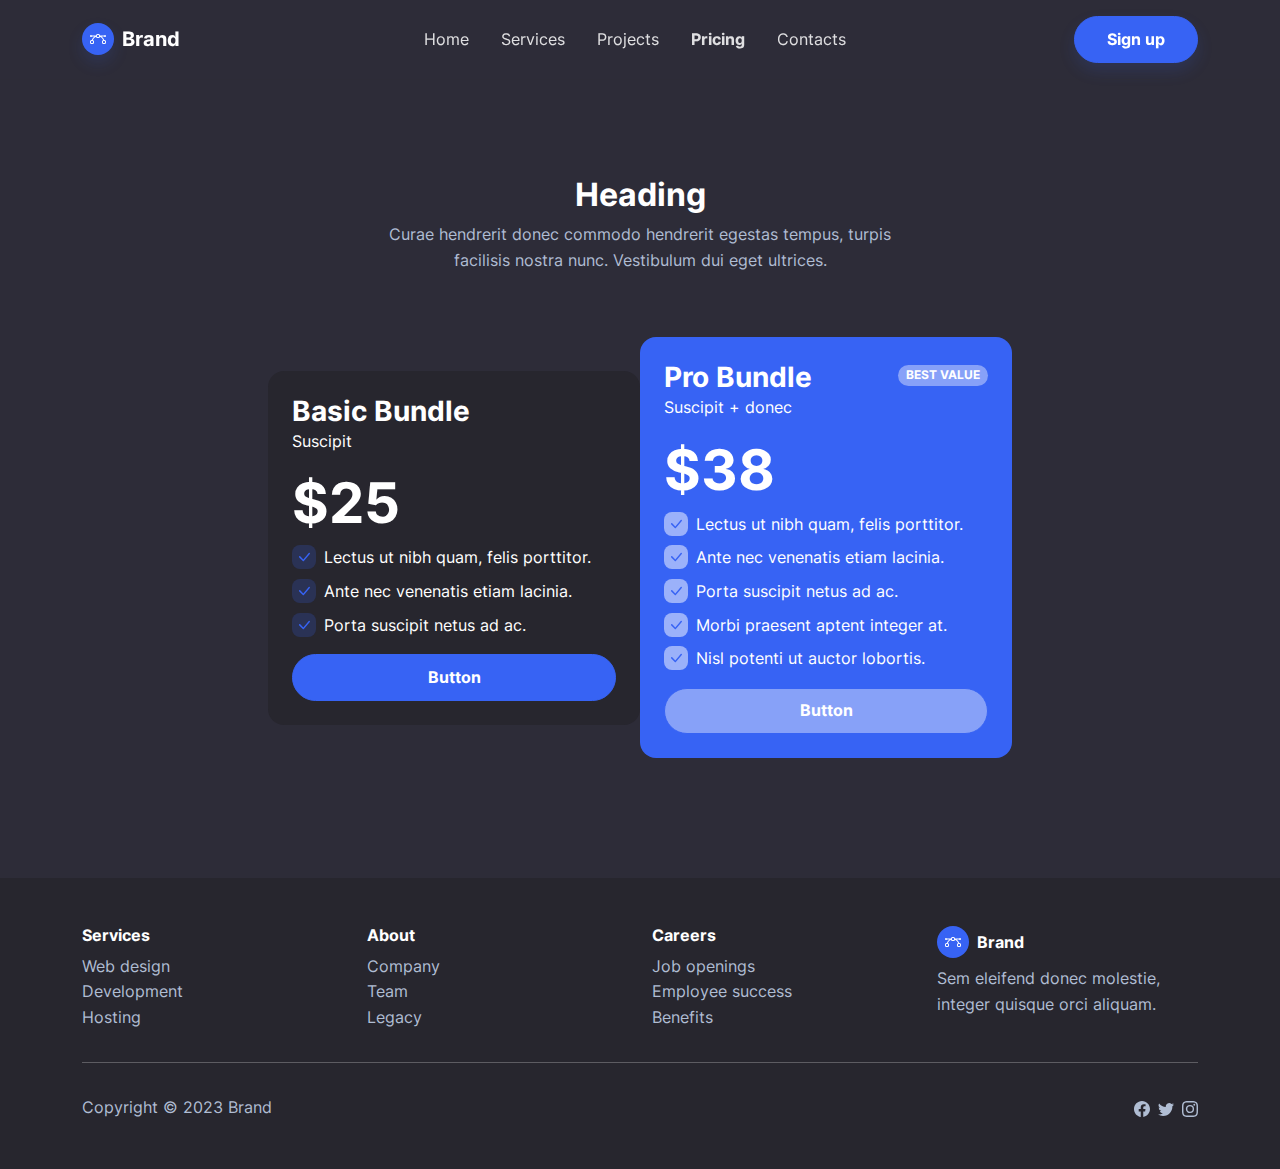
<file: pricing.html>
<!DOCTYPE html><html lang="en"><head><meta charset="utf-8"><meta name="viewport" content="width=device-width, initial-scale=1.0, shrink-to-fit=no"><title>Pricing - Brand</title><link rel="stylesheet" href="/assets/bootstrap/css/bootstrap.min.css?h=c06c53460ac6ab7e74057187c6fd8adc"><link rel="stylesheet" href="/assets/css/styles.min.css?h=cc9440e1e7eebcd7ff3cc5edcfa9384a"></head><body><!-- Start: Navbar Centered Links --><nav class="navbar navbar-dark navbar-expand-md sticky-top py-3" id="mainNav"><div class="container"><a class="navbar-brand d-flex align-items-center" href="/"><span class="bs-icon-sm bs-icon-circle bs-icon-primary shadow d-flex justify-content-center align-items-center me-2 bs-icon"><svg xmlns="http://www.w3.org/2000/svg" width="1em" height="1em" fill="currentColor" viewBox="0 0 16 16" class="bi bi-bezier">
  <path fill-rule="evenodd" d="M0 10.5A1.5 1.5 0 0 1 1.5 9h1A1.5 1.5 0 0 1 4 10.5v1A1.5 1.5 0 0 1 2.5 13h-1A1.5 1.5 0 0 1 0 11.5v-1zm1.5-.5a.5.5 0 0 0-.5.5v1a.5.5 0 0 0 .5.5h1a.5.5 0 0 0 .5-.5v-1a.5.5 0 0 0-.5-.5h-1zm10.5.5A1.5 1.5 0 0 1 13.5 9h1a1.5 1.5 0 0 1 1.5 1.5v1a1.5 1.5 0 0 1-1.5 1.5h-1a1.5 1.5 0 0 1-1.5-1.5v-1zm1.5-.5a.5.5 0 0 0-.5.5v1a.5.5 0 0 0 .5.5h1a.5.5 0 0 0 .5-.5v-1a.5.5 0 0 0-.5-.5h-1zM6 4.5A1.5 1.5 0 0 1 7.5 3h1A1.5 1.5 0 0 1 10 4.5v1A1.5 1.5 0 0 1 8.5 7h-1A1.5 1.5 0 0 1 6 5.5v-1zM7.5 4a.5.5 0 0 0-.5.5v1a.5.5 0 0 0 .5.5h1a.5.5 0 0 0 .5-.5v-1a.5.5 0 0 0-.5-.5h-1z"></path>
  <path d="M6 4.5H1.866a1 1 0 1 0 0 1h2.668A6.517 6.517 0 0 0 1.814 9H2.5c.123 0 .244.015.358.043a5.517 5.517 0 0 1 3.185-3.185A1.503 1.503 0 0 1 6 5.5v-1zm3.957 1.358A1.5 1.5 0 0 0 10 5.5v-1h4.134a1 1 0 1 1 0 1h-2.668a6.517 6.517 0 0 1 2.72 3.5H13.5c-.123 0-.243.015-.358.043a5.517 5.517 0 0 0-3.185-3.185z"></path>
</svg></span><span>Brand</span></a><button data-bs-toggle="collapse" class="navbar-toggler" data-bs-target="#navcol-1"><span class="visually-hidden">Toggle navigation</span><span class="navbar-toggler-icon"></span></button><div class="collapse navbar-collapse" id="navcol-1"><ul class="navbar-nav mx-auto"><li class="nav-item"><a class="nav-link" href="/index.html">Home</a></li><li class="nav-item"><a class="nav-link" href="/services.html">Services</a></li><li class="nav-item"><a class="nav-link" href="/projects.html">Projects</a></li><li class="nav-item"><a class="nav-link active" href="/pricing.html">Pricing</a></li><li class="nav-item"><a class="nav-link" href="/contacts.html">Contacts</a></li></ul><a class="btn btn-primary shadow" role="button" href="signup.html">Sign up</a></div></div></nav><!-- End: Navbar Centered Links --><section class="py-5"><!-- Start: Pricing Duo --><div class="container py-5"><div class="row mb-5"><div class="col-md-8 col-xl-6 text-center mx-auto"><h2 class="fw-bold">Heading</h2><p class="text-muted">Curae hendrerit donec commodo hendrerit egestas tempus, turpis facilisis nostra nunc. Vestibulum dui eget ultrices.</p></div></div><div class="row g-0 row-cols-1 row-cols-md-2 row-cols-xl-3 d-flex align-items-md-center align-items-xl-center"><div class="col offset-xl-2 mb-4"><div class="card bg-dark border-dark"><div class="card-body p-4"><div class="d-flex justify-content-between"><div><h3 class="fw-bold mb-0">Basic Bundle</h3><p>Suscipit</p><h4 class="display-4 fw-bold">$25</h4></div></div><div><ul class="list-unstyled"><li class="d-flex mb-2"><span class="bs-icon-xs bs-icon-rounded bs-icon-primary-light bs-icon bs-icon-xs me-2"><svg xmlns="http://www.w3.org/2000/svg" width="1em" height="1em" fill="currentColor" viewBox="0 0 16 16" class="bi bi-check-lg text-primary">
  <path d="M12.736 3.97a.733.733 0 0 1 1.047 0c.286.289.29.756.01 1.05L7.88 12.01a.733.733 0 0 1-1.065.02L3.217 8.384a.757.757 0 0 1 0-1.06.733.733 0 0 1 1.047 0l3.052 3.093 5.4-6.425a.247.247 0 0 1 .02-.022Z"></path>
</svg></span><span>Lectus ut nibh quam, felis porttitor.</span></li><li class="d-flex mb-2"><span class="bs-icon-xs bs-icon-rounded bs-icon-primary-light bs-icon bs-icon-xs me-2"><svg xmlns="http://www.w3.org/2000/svg" width="1em" height="1em" fill="currentColor" viewBox="0 0 16 16" class="bi bi-check-lg text-primary">
  <path d="M12.736 3.97a.733.733 0 0 1 1.047 0c.286.289.29.756.01 1.05L7.88 12.01a.733.733 0 0 1-1.065.02L3.217 8.384a.757.757 0 0 1 0-1.06.733.733 0 0 1 1.047 0l3.052 3.093 5.4-6.425a.247.247 0 0 1 .02-.022Z"></path>
</svg></span><span>Ante nec venenatis etiam lacinia.</span></li><li class="d-flex mb-2"><span class="bs-icon-xs bs-icon-rounded bs-icon-primary-light bs-icon bs-icon-xs me-2"><svg xmlns="http://www.w3.org/2000/svg" width="1em" height="1em" fill="currentColor" viewBox="0 0 16 16" class="bi bi-check-lg text-primary">
  <path d="M12.736 3.97a.733.733 0 0 1 1.047 0c.286.289.29.756.01 1.05L7.88 12.01a.733.733 0 0 1-1.065.02L3.217 8.384a.757.757 0 0 1 0-1.06.733.733 0 0 1 1.047 0l3.052 3.093 5.4-6.425a.247.247 0 0 1 .02-.022Z"></path>
</svg></span><span>Porta suscipit netus ad ac.</span></li></ul></div><button class="btn btn-primary d-block w-100" type="button">Button</button></div></div></div><div class="col mb-4"><div class="card text-white bg-primary"><div class="card-body p-4"><div class="d-flex justify-content-between"><div><h3 class="fw-bold text-white mb-0">Pro Bundle</h3><p>Suscipit + donec</p><h4 class="display-4 fw-bold text-white">$38</h4></div><div><span class="badge rounded-pill bg-primary text-uppercase bg-semi-white">Best Value</span></div></div><div><ul class="list-unstyled"><li class="d-flex mb-2"><span class="bs-icon-xs bs-icon-rounded bs-icon-semi-white bs-icon bs-icon-xs me-2"><svg xmlns="http://www.w3.org/2000/svg" width="1em" height="1em" fill="currentColor" viewBox="0 0 16 16" class="bi bi-check-lg text-primary">
  <path d="M12.736 3.97a.733.733 0 0 1 1.047 0c.286.289.29.756.01 1.05L7.88 12.01a.733.733 0 0 1-1.065.02L3.217 8.384a.757.757 0 0 1 0-1.06.733.733 0 0 1 1.047 0l3.052 3.093 5.4-6.425a.247.247 0 0 1 .02-.022Z"></path>
</svg></span><span>Lectus ut nibh quam, felis porttitor.</span></li><li class="d-flex mb-2"><span class="bs-icon-xs bs-icon-rounded bs-icon-semi-white bs-icon bs-icon-xs me-2"><svg xmlns="http://www.w3.org/2000/svg" width="1em" height="1em" fill="currentColor" viewBox="0 0 16 16" class="bi bi-check-lg text-primary">
  <path d="M12.736 3.97a.733.733 0 0 1 1.047 0c.286.289.29.756.01 1.05L7.88 12.01a.733.733 0 0 1-1.065.02L3.217 8.384a.757.757 0 0 1 0-1.06.733.733 0 0 1 1.047 0l3.052 3.093 5.4-6.425a.247.247 0 0 1 .02-.022Z"></path>
</svg></span><span>Ante nec venenatis etiam lacinia.</span></li><li class="d-flex mb-2"><span class="bs-icon-xs bs-icon-rounded bs-icon-semi-white bs-icon bs-icon-xs me-2"><svg xmlns="http://www.w3.org/2000/svg" width="1em" height="1em" fill="currentColor" viewBox="0 0 16 16" class="bi bi-check-lg text-primary">
  <path d="M12.736 3.97a.733.733 0 0 1 1.047 0c.286.289.29.756.01 1.05L7.88 12.01a.733.733 0 0 1-1.065.02L3.217 8.384a.757.757 0 0 1 0-1.06.733.733 0 0 1 1.047 0l3.052 3.093 5.4-6.425a.247.247 0 0 1 .02-.022Z"></path>
</svg></span><span>Porta suscipit netus ad ac.</span></li><li class="d-flex mb-2"><span class="bs-icon-xs bs-icon-rounded bs-icon-semi-white bs-icon bs-icon-xs me-2"><svg xmlns="http://www.w3.org/2000/svg" width="1em" height="1em" fill="currentColor" viewBox="0 0 16 16" class="bi bi-check-lg text-primary">
  <path d="M12.736 3.97a.733.733 0 0 1 1.047 0c.286.289.29.756.01 1.05L7.88 12.01a.733.733 0 0 1-1.065.02L3.217 8.384a.757.757 0 0 1 0-1.06.733.733 0 0 1 1.047 0l3.052 3.093 5.4-6.425a.247.247 0 0 1 .02-.022Z"></path>
</svg></span><span>Morbi praesent aptent integer at.</span></li><li class="d-flex mb-2"><span class="bs-icon-xs bs-icon-rounded bs-icon-semi-white bs-icon bs-icon-xs me-2"><svg xmlns="http://www.w3.org/2000/svg" width="1em" height="1em" fill="currentColor" viewBox="0 0 16 16" class="bi bi-check-lg text-primary">
  <path d="M12.736 3.97a.733.733 0 0 1 1.047 0c.286.289.29.756.01 1.05L7.88 12.01a.733.733 0 0 1-1.065.02L3.217 8.384a.757.757 0 0 1 0-1.06.733.733 0 0 1 1.047 0l3.052 3.093 5.4-6.425a.247.247 0 0 1 .02-.022Z"></path>
</svg></span><span>Nisl potenti ut auctor lobortis.</span></li></ul></div><button class="btn btn-primary d-block w-100 bg-semi-white" type="button">Button</button></div></div></div></div></div><!-- End: Pricing Duo --></section><!-- Start: Footer Multi Column --><footer class="bg-dark"><div class="container py-4 py-lg-5"><div class="row justify-content-center"><!-- Start: Services --><div class="col-sm-4 col-md-3 text-center text-lg-start d-flex flex-column"><h3 class="fs-6 fw-bold">Services</h3><ul class="list-unstyled"><li><a href="#">Web design</a></li><li><a href="#">Development</a></li><li><a href="#">Hosting</a></li></ul></div><!-- End: Services --><!-- Start: About --><div class="col-sm-4 col-md-3 text-center text-lg-start d-flex flex-column"><h3 class="fs-6 fw-bold">About</h3><ul class="list-unstyled"><li><a href="#">Company</a></li><li><a href="#">Team</a></li><li><a href="#">Legacy</a></li></ul></div><!-- End: About --><!-- Start: Careers --><div class="col-sm-4 col-md-3 text-center text-lg-start d-flex flex-column"><h3 class="fs-6 fw-bold">Careers</h3><ul class="list-unstyled"><li><a href="#">Job openings</a></li><li><a href="#">Employee success</a></li><li><a href="#">Benefits</a></li></ul></div><!-- End: Careers --><!-- Start: Social Icons --><div class="col-lg-3 text-center text-lg-start d-flex flex-column align-items-center order-first align-items-lg-start order-lg-last"><div class="fw-bold d-flex align-items-center mb-2"><span class="bs-icon-sm bs-icon-circle bs-icon-primary d-flex justify-content-center align-items-center bs-icon me-2"><svg xmlns="http://www.w3.org/2000/svg" width="1em" height="1em" fill="currentColor" viewBox="0 0 16 16" class="bi bi-bezier">
  <path fill-rule="evenodd" d="M0 10.5A1.5 1.5 0 0 1 1.5 9h1A1.5 1.5 0 0 1 4 10.5v1A1.5 1.5 0 0 1 2.5 13h-1A1.5 1.5 0 0 1 0 11.5v-1zm1.5-.5a.5.5 0 0 0-.5.5v1a.5.5 0 0 0 .5.5h1a.5.5 0 0 0 .5-.5v-1a.5.5 0 0 0-.5-.5h-1zm10.5.5A1.5 1.5 0 0 1 13.5 9h1a1.5 1.5 0 0 1 1.5 1.5v1a1.5 1.5 0 0 1-1.5 1.5h-1a1.5 1.5 0 0 1-1.5-1.5v-1zm1.5-.5a.5.5 0 0 0-.5.5v1a.5.5 0 0 0 .5.5h1a.5.5 0 0 0 .5-.5v-1a.5.5 0 0 0-.5-.5h-1zM6 4.5A1.5 1.5 0 0 1 7.5 3h1A1.5 1.5 0 0 1 10 4.5v1A1.5 1.5 0 0 1 8.5 7h-1A1.5 1.5 0 0 1 6 5.5v-1zM7.5 4a.5.5 0 0 0-.5.5v1a.5.5 0 0 0 .5.5h1a.5.5 0 0 0 .5-.5v-1a.5.5 0 0 0-.5-.5h-1z"></path>
  <path d="M6 4.5H1.866a1 1 0 1 0 0 1h2.668A6.517 6.517 0 0 0 1.814 9H2.5c.123 0 .244.015.358.043a5.517 5.517 0 0 1 3.185-3.185A1.503 1.503 0 0 1 6 5.5v-1zm3.957 1.358A1.5 1.5 0 0 0 10 5.5v-1h4.134a1 1 0 1 1 0 1h-2.668a6.517 6.517 0 0 1 2.72 3.5H13.5c-.123 0-.243.015-.358.043a5.517 5.517 0 0 0-3.185-3.185z"></path>
</svg></span><span>Brand</span></div><p class="text-muted">Sem eleifend donec molestie, integer quisque orci aliquam.</p></div><!-- End: Social Icons --></div><hr><div class="text-muted d-flex justify-content-between align-items-center pt-3"><p class="mb-0">Copyright © 2023 Brand</p><ul class="list-inline mb-0"><li class="list-inline-item"><svg xmlns="http://www.w3.org/2000/svg" width="1em" height="1em" fill="currentColor" viewBox="0 0 16 16" class="bi bi-facebook">
  <path d="M16 8.049c0-4.446-3.582-8.05-8-8.05C3.58 0-.002 3.603-.002 8.05c0 4.017 2.926 7.347 6.75 7.951v-5.625h-2.03V8.05H6.75V6.275c0-2.017 1.195-3.131 3.022-3.131.876 0 1.791.157 1.791.157v1.98h-1.009c-.993 0-1.303.621-1.303 1.258v1.51h2.218l-.354 2.326H9.25V16c3.824-.604 6.75-3.934 6.75-7.951z"></path>
</svg></li><li class="list-inline-item"><svg xmlns="http://www.w3.org/2000/svg" width="1em" height="1em" fill="currentColor" viewBox="0 0 16 16" class="bi bi-twitter">
  <path d="M5.026 15c6.038 0 9.341-5.003 9.341-9.334 0-.14 0-.282-.006-.422A6.685 6.685 0 0 0 16 3.542a6.658 6.658 0 0 1-1.889.518 3.301 3.301 0 0 0 1.447-1.817 6.533 6.533 0 0 1-2.087.793A3.286 3.286 0 0 0 7.875 6.03a9.325 9.325 0 0 1-6.767-3.429 3.289 3.289 0 0 0 1.018 4.382A3.323 3.323 0 0 1 .64 6.575v.045a3.288 3.288 0 0 0 2.632 3.218 3.203 3.203 0 0 1-.865.115 3.23 3.23 0 0 1-.614-.057 3.283 3.283 0 0 0 3.067 2.277A6.588 6.588 0 0 1 .78 13.58a6.32 6.32 0 0 1-.78-.045A9.344 9.344 0 0 0 5.026 15z"></path>
</svg></li><li class="list-inline-item"><svg xmlns="http://www.w3.org/2000/svg" width="1em" height="1em" fill="currentColor" viewBox="0 0 16 16" class="bi bi-instagram">
  <path d="M8 0C5.829 0 5.556.01 4.703.048 3.85.088 3.269.222 2.76.42a3.917 3.917 0 0 0-1.417.923A3.927 3.927 0 0 0 .42 2.76C.222 3.268.087 3.85.048 4.7.01 5.555 0 5.827 0 8.001c0 2.172.01 2.444.048 3.297.04.852.174 1.433.372 1.942.205.526.478.972.923 1.417.444.445.89.719 1.416.923.51.198 1.09.333 1.942.372C5.555 15.99 5.827 16 8 16s2.444-.01 3.298-.048c.851-.04 1.434-.174 1.943-.372a3.916 3.916 0 0 0 1.416-.923c.445-.445.718-.891.923-1.417.197-.509.332-1.09.372-1.942C15.99 10.445 16 10.173 16 8s-.01-2.445-.048-3.299c-.04-.851-.175-1.433-.372-1.941a3.926 3.926 0 0 0-.923-1.417A3.911 3.911 0 0 0 13.24.42c-.51-.198-1.092-.333-1.943-.372C10.443.01 10.172 0 7.998 0h.003zm-.717 1.442h.718c2.136 0 2.389.007 3.232.046.78.035 1.204.166 1.486.275.373.145.64.319.92.599.28.28.453.546.598.92.11.281.24.705.275 1.485.039.843.047 1.096.047 3.231s-.008 2.389-.047 3.232c-.035.78-.166 1.203-.275 1.485a2.47 2.47 0 0 1-.599.919c-.28.28-.546.453-.92.598-.28.11-.704.24-1.485.276-.843.038-1.096.047-3.232.047s-2.39-.009-3.233-.047c-.78-.036-1.203-.166-1.485-.276a2.478 2.478 0 0 1-.92-.598 2.48 2.48 0 0 1-.6-.92c-.109-.281-.24-.705-.275-1.485-.038-.843-.046-1.096-.046-3.233 0-2.136.008-2.388.046-3.231.036-.78.166-1.204.276-1.486.145-.373.319-.64.599-.92.28-.28.546-.453.92-.598.282-.11.705-.24 1.485-.276.738-.034 1.024-.044 2.515-.045v.002zm4.988 1.328a.96.96 0 1 0 0 1.92.96.96 0 0 0 0-1.92zm-4.27 1.122a4.109 4.109 0 1 0 0 8.217 4.109 4.109 0 0 0 0-8.217zm0 1.441a2.667 2.667 0 1 1 0 5.334 2.667 2.667 0 0 1 0-5.334z"></path>
</svg></li></ul></div></div></footer><!-- End: Footer Multi Column --><script src="https://cdn.jsdelivr.net/npm/bootstrap@5.2.3/dist/js/bootstrap.bundle.min.js"></script><script src="/assets/js/script.min.js?h=9a9b12d9479055b6ccf322643488f6dd"></script></body></html>
</file>
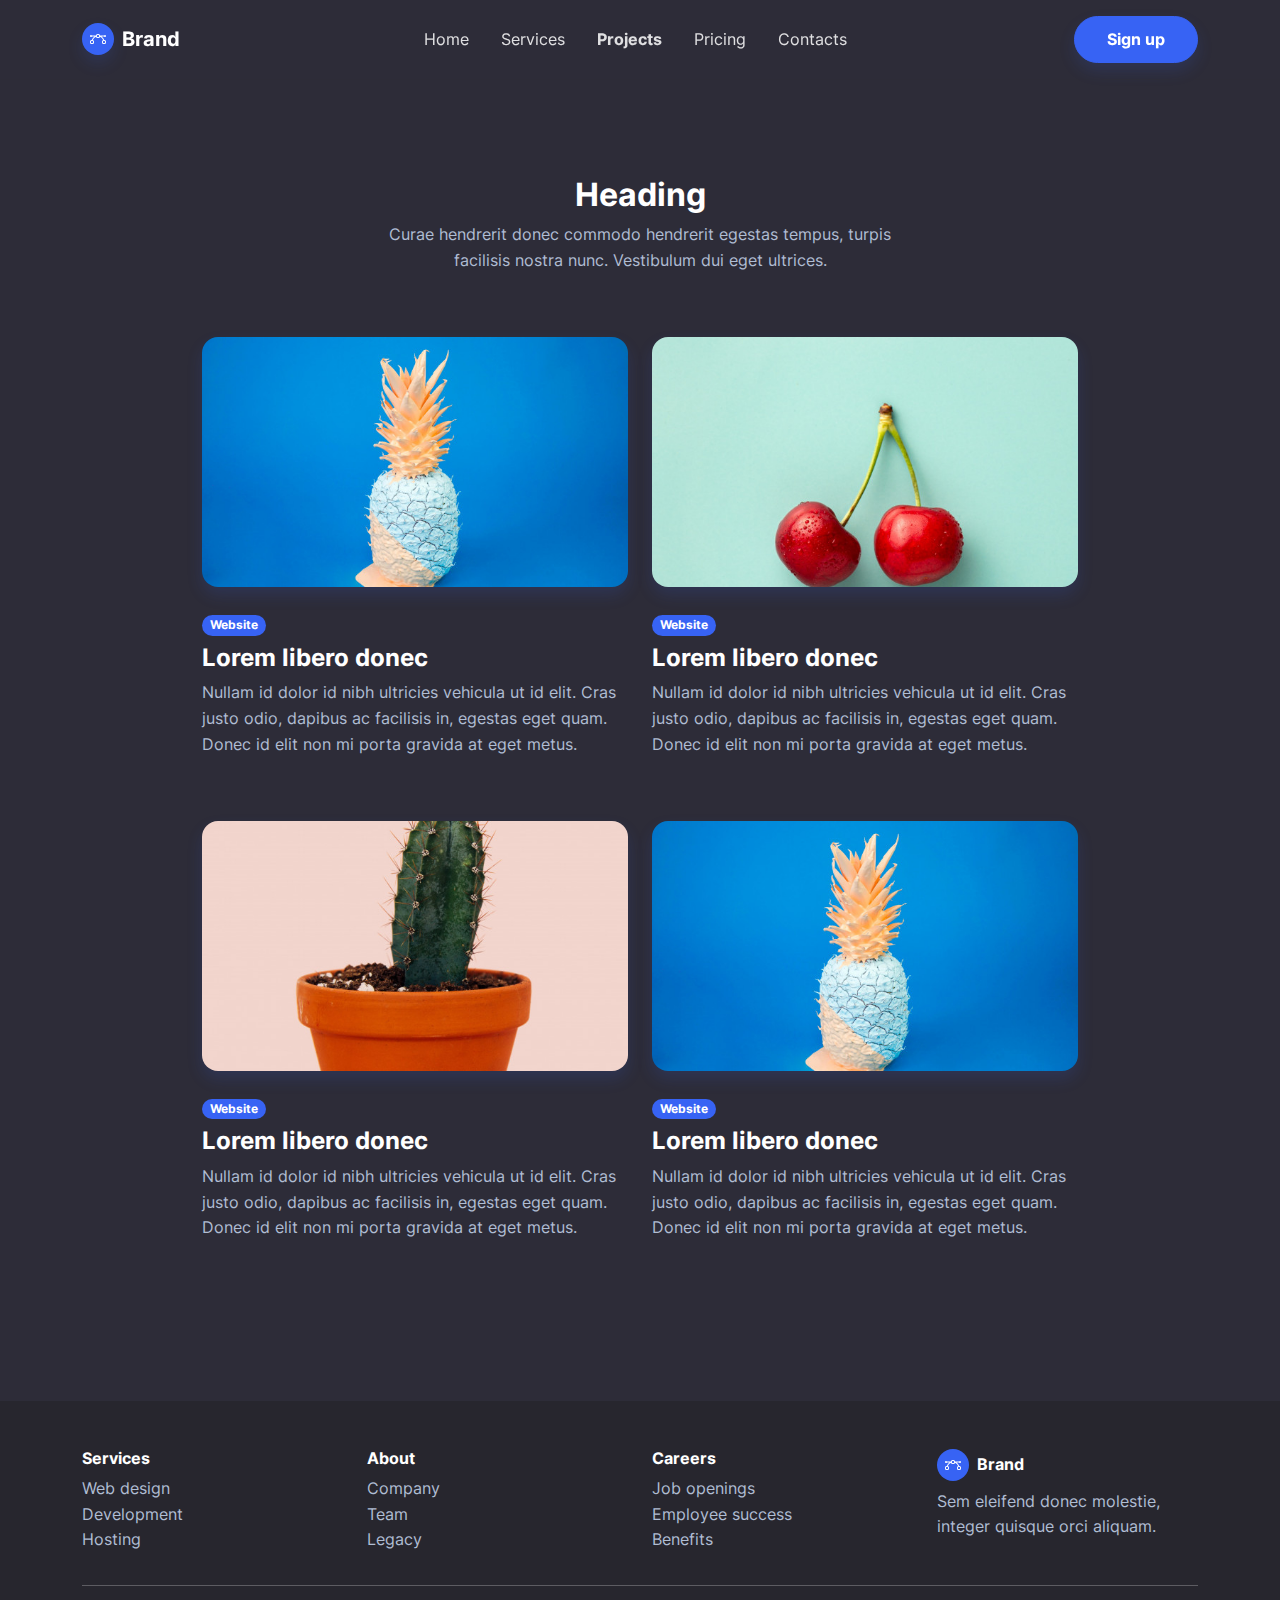
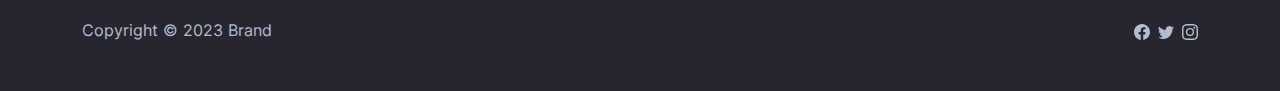
<file: projects.html>
<!DOCTYPE html><html lang="en"><head><meta charset="utf-8"><meta name="viewport" content="width=device-width, initial-scale=1.0, shrink-to-fit=no"><title>Projects - Brand</title><link rel="stylesheet" href="/assets/bootstrap/css/bootstrap.min.css?h=c06c53460ac6ab7e74057187c6fd8adc"><link rel="stylesheet" href="/assets/css/styles.min.css?h=cc9440e1e7eebcd7ff3cc5edcfa9384a"></head><body><!-- Start: Navbar Centered Links --><nav class="navbar navbar-dark navbar-expand-md sticky-top py-3" id="mainNav"><div class="container"><a class="navbar-brand d-flex align-items-center" href="/"><span class="bs-icon-sm bs-icon-circle bs-icon-primary shadow d-flex justify-content-center align-items-center me-2 bs-icon"><svg xmlns="http://www.w3.org/2000/svg" width="1em" height="1em" fill="currentColor" viewBox="0 0 16 16" class="bi bi-bezier">
  <path fill-rule="evenodd" d="M0 10.5A1.5 1.5 0 0 1 1.5 9h1A1.5 1.5 0 0 1 4 10.5v1A1.5 1.5 0 0 1 2.5 13h-1A1.5 1.5 0 0 1 0 11.5v-1zm1.5-.5a.5.5 0 0 0-.5.5v1a.5.5 0 0 0 .5.5h1a.5.5 0 0 0 .5-.5v-1a.5.5 0 0 0-.5-.5h-1zm10.5.5A1.5 1.5 0 0 1 13.5 9h1a1.5 1.5 0 0 1 1.5 1.5v1a1.5 1.5 0 0 1-1.5 1.5h-1a1.5 1.5 0 0 1-1.5-1.5v-1zm1.5-.5a.5.5 0 0 0-.5.5v1a.5.5 0 0 0 .5.5h1a.5.5 0 0 0 .5-.5v-1a.5.5 0 0 0-.5-.5h-1zM6 4.5A1.5 1.5 0 0 1 7.5 3h1A1.5 1.5 0 0 1 10 4.5v1A1.5 1.5 0 0 1 8.5 7h-1A1.5 1.5 0 0 1 6 5.5v-1zM7.5 4a.5.5 0 0 0-.5.5v1a.5.5 0 0 0 .5.5h1a.5.5 0 0 0 .5-.5v-1a.5.5 0 0 0-.5-.5h-1z"></path>
  <path d="M6 4.5H1.866a1 1 0 1 0 0 1h2.668A6.517 6.517 0 0 0 1.814 9H2.5c.123 0 .244.015.358.043a5.517 5.517 0 0 1 3.185-3.185A1.503 1.503 0 0 1 6 5.5v-1zm3.957 1.358A1.5 1.5 0 0 0 10 5.5v-1h4.134a1 1 0 1 1 0 1h-2.668a6.517 6.517 0 0 1 2.72 3.5H13.5c-.123 0-.243.015-.358.043a5.517 5.517 0 0 0-3.185-3.185z"></path>
</svg></span><span>Brand</span></a><button data-bs-toggle="collapse" class="navbar-toggler" data-bs-target="#navcol-1"><span class="visually-hidden">Toggle navigation</span><span class="navbar-toggler-icon"></span></button><div class="collapse navbar-collapse" id="navcol-1"><ul class="navbar-nav mx-auto"><li class="nav-item"><a class="nav-link" href="/index.html">Home</a></li><li class="nav-item"><a class="nav-link" href="/services.html">Services</a></li><li class="nav-item"><a class="nav-link active" href="/projects.html">Projects</a></li><li class="nav-item"><a class="nav-link" href="/pricing.html">Pricing</a></li><li class="nav-item"><a class="nav-link" href="/contacts.html">Contacts</a></li></ul><a class="btn btn-primary shadow" role="button" href="signup.html">Sign up</a></div></div></nav><!-- End: Navbar Centered Links --><section class="py-5"><!-- Start: Projects Grid --><div class="container py-5"><div class="row mb-5"><div class="col-md-8 col-xl-6 text-center mx-auto"><h2 class="fw-bold">Heading</h2><p class="text-muted">Curae hendrerit donec commodo hendrerit egestas tempus, turpis facilisis nostra nunc. Vestibulum dui eget ultrices.</p></div></div><div class="row row-cols-1 row-cols-md-2 mx-auto" style="max-width: 900px;"><div class="col mb-4"><div><a href="#"><img class="rounded img-fluid shadow w-100 fit-cover" src="/assets/img/products/1.jpg?h=fc1e51d44f18accfa3a90f81c9cfffe4" style="height: 250px;"></a><div class="py-4"><span class="badge bg-primary mb-2">Website</span><h4 class="fw-bold">Lorem libero donec</h4><p class="text-muted">Nullam id dolor id nibh ultricies vehicula ut id elit. Cras justo odio, dapibus ac facilisis in, egestas eget quam. Donec id elit non mi porta gravida at eget metus.</p></div></div></div><div class="col mb-4"><div><a href="#"><img class="rounded img-fluid shadow w-100 fit-cover" src="/assets/img/products/2.jpg?h=104fcc18ad179e4b0b9e0ee12b849bed" style="height: 250px;"></a><div class="py-4"><span class="badge bg-primary mb-2">Website</span><h4 class="fw-bold">Lorem libero donec</h4><p class="text-muted">Nullam id dolor id nibh ultricies vehicula ut id elit. Cras justo odio, dapibus ac facilisis in, egestas eget quam. Donec id elit non mi porta gravida at eget metus.</p></div></div></div><div class="col mb-4"><div><a href="#"><img class="rounded img-fluid shadow w-100 fit-cover" src="/assets/img/products/3.jpg?h=fce4fd8e26138d1b5fd8c63ef4f2e64c" style="height: 250px;"></a><div class="py-4"><span class="badge bg-primary mb-2">Website</span><h4 class="fw-bold">Lorem libero donec</h4><p class="text-muted">Nullam id dolor id nibh ultricies vehicula ut id elit. Cras justo odio, dapibus ac facilisis in, egestas eget quam. Donec id elit non mi porta gravida at eget metus.</p></div></div></div><div class="col mb-4"><div><a href="#"><img class="rounded img-fluid shadow w-100 fit-cover" src="/assets/img/products/1.jpg?h=fc1e51d44f18accfa3a90f81c9cfffe4" style="height: 250px;"></a><div class="py-4"><span class="badge bg-primary mb-2">Website</span><h4 class="fw-bold">Lorem libero donec</h4><p class="text-muted">Nullam id dolor id nibh ultricies vehicula ut id elit. Cras justo odio, dapibus ac facilisis in, egestas eget quam. Donec id elit non mi porta gravida at eget metus.</p></div></div></div></div></div><!-- End: Projects Grid --></section><!-- Start: Footer Multi Column --><footer class="bg-dark"><div class="container py-4 py-lg-5"><div class="row justify-content-center"><!-- Start: Services --><div class="col-sm-4 col-md-3 text-center text-lg-start d-flex flex-column"><h3 class="fs-6 fw-bold">Services</h3><ul class="list-unstyled"><li><a href="#">Web design</a></li><li><a href="#">Development</a></li><li><a href="#">Hosting</a></li></ul></div><!-- End: Services --><!-- Start: About --><div class="col-sm-4 col-md-3 text-center text-lg-start d-flex flex-column"><h3 class="fs-6 fw-bold">About</h3><ul class="list-unstyled"><li><a href="#">Company</a></li><li><a href="#">Team</a></li><li><a href="#">Legacy</a></li></ul></div><!-- End: About --><!-- Start: Careers --><div class="col-sm-4 col-md-3 text-center text-lg-start d-flex flex-column"><h3 class="fs-6 fw-bold">Careers</h3><ul class="list-unstyled"><li><a href="#">Job openings</a></li><li><a href="#">Employee success</a></li><li><a href="#">Benefits</a></li></ul></div><!-- End: Careers --><!-- Start: Social Icons --><div class="col-lg-3 text-center text-lg-start d-flex flex-column align-items-center order-first align-items-lg-start order-lg-last"><div class="fw-bold d-flex align-items-center mb-2"><span class="bs-icon-sm bs-icon-circle bs-icon-primary d-flex justify-content-center align-items-center bs-icon me-2"><svg xmlns="http://www.w3.org/2000/svg" width="1em" height="1em" fill="currentColor" viewBox="0 0 16 16" class="bi bi-bezier">
  <path fill-rule="evenodd" d="M0 10.5A1.5 1.5 0 0 1 1.5 9h1A1.5 1.5 0 0 1 4 10.5v1A1.5 1.5 0 0 1 2.5 13h-1A1.5 1.5 0 0 1 0 11.5v-1zm1.5-.5a.5.5 0 0 0-.5.5v1a.5.5 0 0 0 .5.5h1a.5.5 0 0 0 .5-.5v-1a.5.5 0 0 0-.5-.5h-1zm10.5.5A1.5 1.5 0 0 1 13.5 9h1a1.5 1.5 0 0 1 1.5 1.5v1a1.5 1.5 0 0 1-1.5 1.5h-1a1.5 1.5 0 0 1-1.5-1.5v-1zm1.5-.5a.5.5 0 0 0-.5.5v1a.5.5 0 0 0 .5.5h1a.5.5 0 0 0 .5-.5v-1a.5.5 0 0 0-.5-.5h-1zM6 4.5A1.5 1.5 0 0 1 7.5 3h1A1.5 1.5 0 0 1 10 4.5v1A1.5 1.5 0 0 1 8.5 7h-1A1.5 1.5 0 0 1 6 5.5v-1zM7.5 4a.5.5 0 0 0-.5.5v1a.5.5 0 0 0 .5.5h1a.5.5 0 0 0 .5-.5v-1a.5.5 0 0 0-.5-.5h-1z"></path>
  <path d="M6 4.5H1.866a1 1 0 1 0 0 1h2.668A6.517 6.517 0 0 0 1.814 9H2.5c.123 0 .244.015.358.043a5.517 5.517 0 0 1 3.185-3.185A1.503 1.503 0 0 1 6 5.5v-1zm3.957 1.358A1.5 1.5 0 0 0 10 5.5v-1h4.134a1 1 0 1 1 0 1h-2.668a6.517 6.517 0 0 1 2.72 3.5H13.5c-.123 0-.243.015-.358.043a5.517 5.517 0 0 0-3.185-3.185z"></path>
</svg></span><span>Brand</span></div><p class="text-muted">Sem eleifend donec molestie, integer quisque orci aliquam.</p></div><!-- End: Social Icons --></div><hr><div class="text-muted d-flex justify-content-between align-items-center pt-3"><p class="mb-0">Copyright © 2023 Brand</p><ul class="list-inline mb-0"><li class="list-inline-item"><svg xmlns="http://www.w3.org/2000/svg" width="1em" height="1em" fill="currentColor" viewBox="0 0 16 16" class="bi bi-facebook">
  <path d="M16 8.049c0-4.446-3.582-8.05-8-8.05C3.58 0-.002 3.603-.002 8.05c0 4.017 2.926 7.347 6.75 7.951v-5.625h-2.03V8.05H6.75V6.275c0-2.017 1.195-3.131 3.022-3.131.876 0 1.791.157 1.791.157v1.98h-1.009c-.993 0-1.303.621-1.303 1.258v1.51h2.218l-.354 2.326H9.25V16c3.824-.604 6.75-3.934 6.75-7.951z"></path>
</svg></li><li class="list-inline-item"><svg xmlns="http://www.w3.org/2000/svg" width="1em" height="1em" fill="currentColor" viewBox="0 0 16 16" class="bi bi-twitter">
  <path d="M5.026 15c6.038 0 9.341-5.003 9.341-9.334 0-.14 0-.282-.006-.422A6.685 6.685 0 0 0 16 3.542a6.658 6.658 0 0 1-1.889.518 3.301 3.301 0 0 0 1.447-1.817 6.533 6.533 0 0 1-2.087.793A3.286 3.286 0 0 0 7.875 6.03a9.325 9.325 0 0 1-6.767-3.429 3.289 3.289 0 0 0 1.018 4.382A3.323 3.323 0 0 1 .64 6.575v.045a3.288 3.288 0 0 0 2.632 3.218 3.203 3.203 0 0 1-.865.115 3.23 3.23 0 0 1-.614-.057 3.283 3.283 0 0 0 3.067 2.277A6.588 6.588 0 0 1 .78 13.58a6.32 6.32 0 0 1-.78-.045A9.344 9.344 0 0 0 5.026 15z"></path>
</svg></li><li class="list-inline-item"><svg xmlns="http://www.w3.org/2000/svg" width="1em" height="1em" fill="currentColor" viewBox="0 0 16 16" class="bi bi-instagram">
  <path d="M8 0C5.829 0 5.556.01 4.703.048 3.85.088 3.269.222 2.76.42a3.917 3.917 0 0 0-1.417.923A3.927 3.927 0 0 0 .42 2.76C.222 3.268.087 3.85.048 4.7.01 5.555 0 5.827 0 8.001c0 2.172.01 2.444.048 3.297.04.852.174 1.433.372 1.942.205.526.478.972.923 1.417.444.445.89.719 1.416.923.51.198 1.09.333 1.942.372C5.555 15.99 5.827 16 8 16s2.444-.01 3.298-.048c.851-.04 1.434-.174 1.943-.372a3.916 3.916 0 0 0 1.416-.923c.445-.445.718-.891.923-1.417.197-.509.332-1.09.372-1.942C15.99 10.445 16 10.173 16 8s-.01-2.445-.048-3.299c-.04-.851-.175-1.433-.372-1.941a3.926 3.926 0 0 0-.923-1.417A3.911 3.911 0 0 0 13.24.42c-.51-.198-1.092-.333-1.943-.372C10.443.01 10.172 0 7.998 0h.003zm-.717 1.442h.718c2.136 0 2.389.007 3.232.046.78.035 1.204.166 1.486.275.373.145.64.319.92.599.28.28.453.546.598.92.11.281.24.705.275 1.485.039.843.047 1.096.047 3.231s-.008 2.389-.047 3.232c-.035.78-.166 1.203-.275 1.485a2.47 2.47 0 0 1-.599.919c-.28.28-.546.453-.92.598-.28.11-.704.24-1.485.276-.843.038-1.096.047-3.232.047s-2.39-.009-3.233-.047c-.78-.036-1.203-.166-1.485-.276a2.478 2.478 0 0 1-.92-.598 2.48 2.48 0 0 1-.6-.92c-.109-.281-.24-.705-.275-1.485-.038-.843-.046-1.096-.046-3.233 0-2.136.008-2.388.046-3.231.036-.78.166-1.204.276-1.486.145-.373.319-.64.599-.92.28-.28.546-.453.92-.598.282-.11.705-.24 1.485-.276.738-.034 1.024-.044 2.515-.045v.002zm4.988 1.328a.96.96 0 1 0 0 1.92.96.96 0 0 0 0-1.92zm-4.27 1.122a4.109 4.109 0 1 0 0 8.217 4.109 4.109 0 0 0 0-8.217zm0 1.441a2.667 2.667 0 1 1 0 5.334 2.667 2.667 0 0 1 0-5.334z"></path>
</svg></li></ul></div></div></footer><!-- End: Footer Multi Column --><script src="https://cdn.jsdelivr.net/npm/bootstrap@5.2.3/dist/js/bootstrap.bundle.min.js"></script><script src="/assets/js/script.min.js?h=9a9b12d9479055b6ccf322643488f6dd"></script></body></html>
</file>
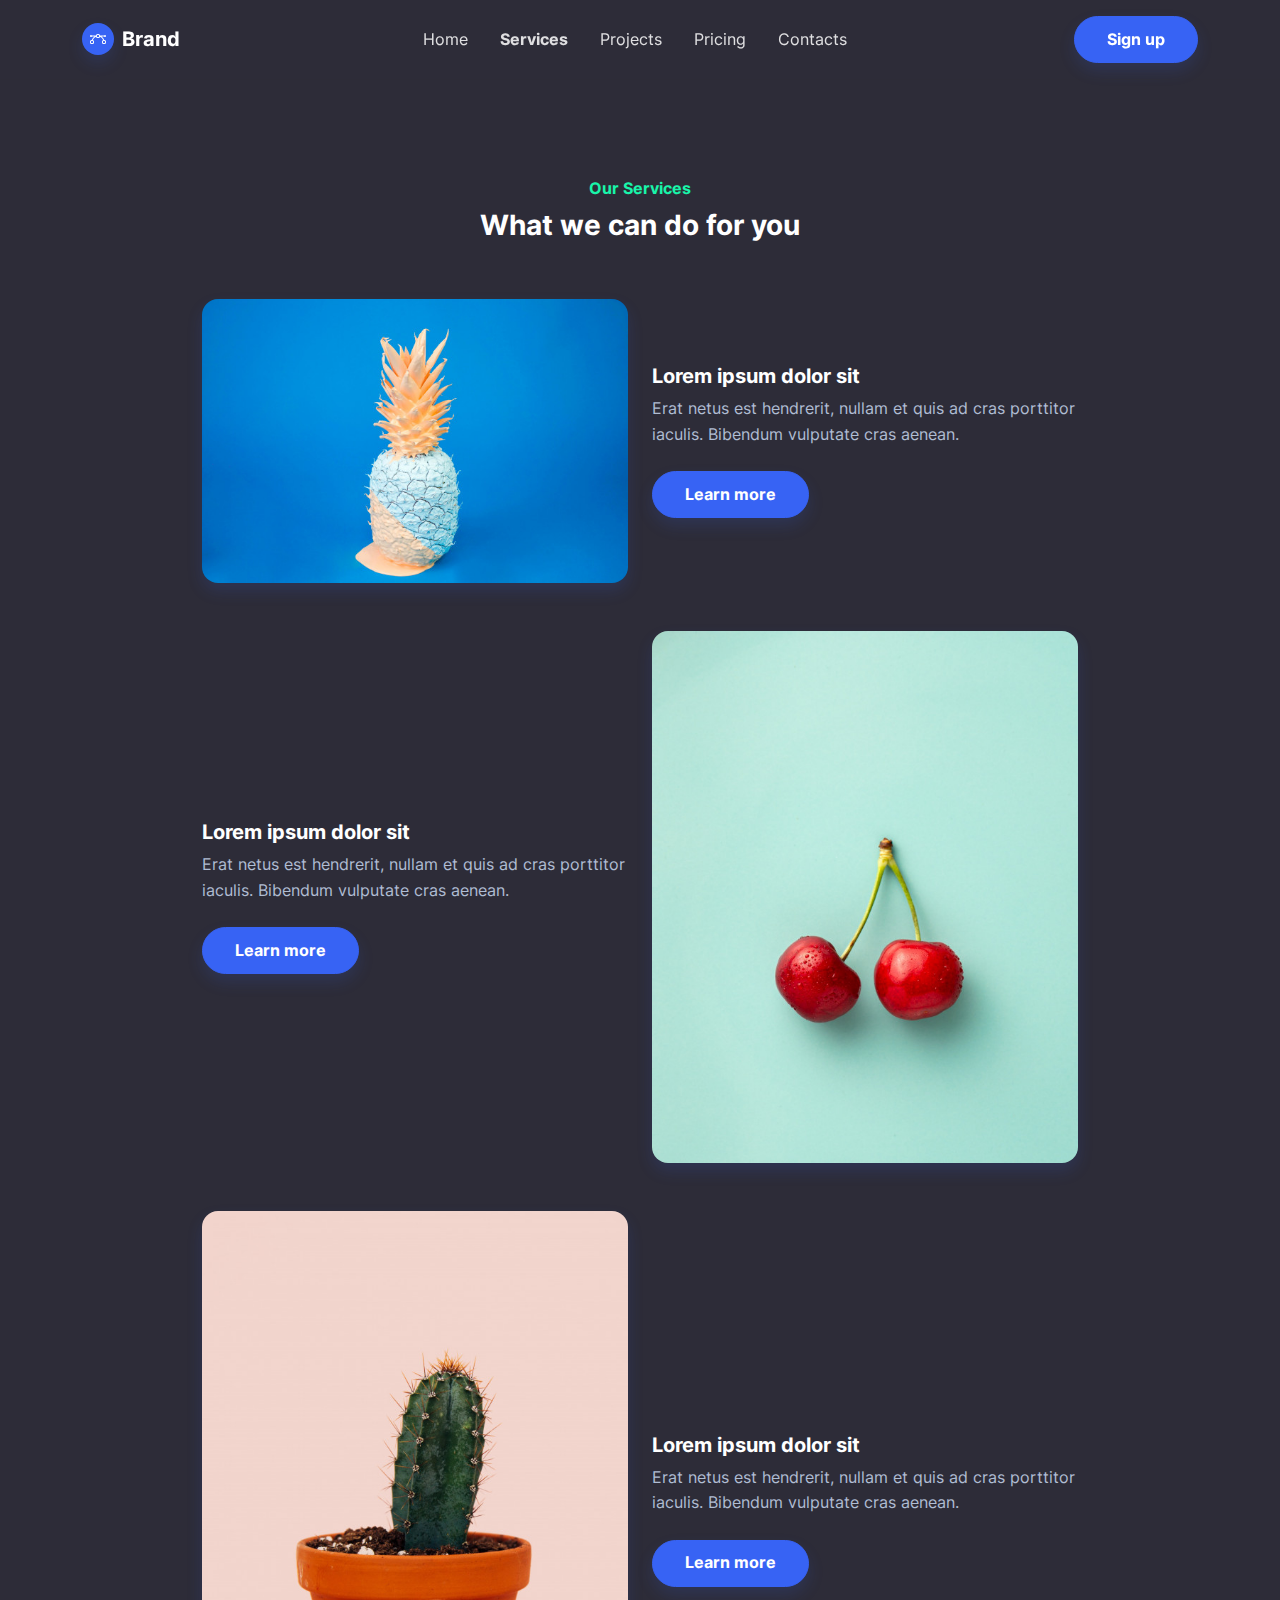
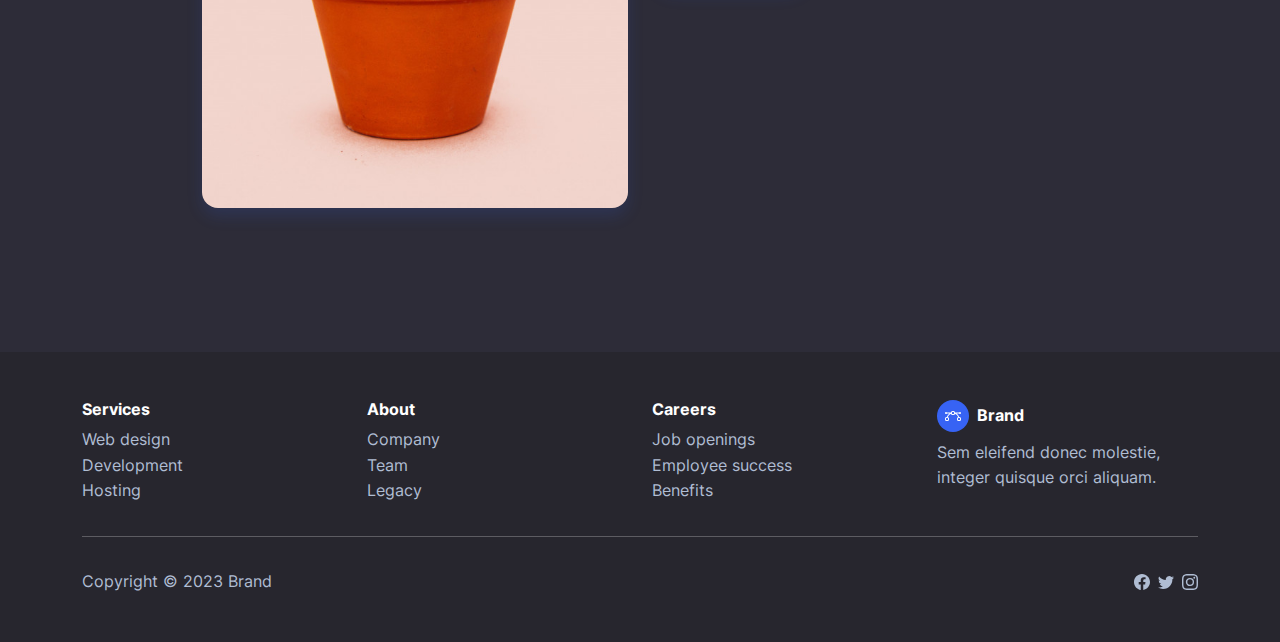
<file: services.html>
<!DOCTYPE html><html lang="en"><head><meta charset="utf-8"><meta name="viewport" content="width=device-width, initial-scale=1.0, shrink-to-fit=no"><title>Services - Brand</title><link rel="stylesheet" href="/assets/bootstrap/css/bootstrap.min.css?h=c06c53460ac6ab7e74057187c6fd8adc"><link rel="stylesheet" href="/assets/css/styles.min.css?h=cc9440e1e7eebcd7ff3cc5edcfa9384a"></head><body><!-- Start: Navbar Centered Links --><nav class="navbar navbar-dark navbar-expand-md sticky-top py-3" id="mainNav"><div class="container"><a class="navbar-brand d-flex align-items-center" href="/"><span class="bs-icon-sm bs-icon-circle bs-icon-primary shadow d-flex justify-content-center align-items-center me-2 bs-icon"><svg xmlns="http://www.w3.org/2000/svg" width="1em" height="1em" fill="currentColor" viewBox="0 0 16 16" class="bi bi-bezier">
  <path fill-rule="evenodd" d="M0 10.5A1.5 1.5 0 0 1 1.5 9h1A1.5 1.5 0 0 1 4 10.5v1A1.5 1.5 0 0 1 2.5 13h-1A1.5 1.5 0 0 1 0 11.5v-1zm1.5-.5a.5.5 0 0 0-.5.5v1a.5.5 0 0 0 .5.5h1a.5.5 0 0 0 .5-.5v-1a.5.5 0 0 0-.5-.5h-1zm10.5.5A1.5 1.5 0 0 1 13.5 9h1a1.5 1.5 0 0 1 1.5 1.5v1a1.5 1.5 0 0 1-1.5 1.5h-1a1.5 1.5 0 0 1-1.5-1.5v-1zm1.5-.5a.5.5 0 0 0-.5.5v1a.5.5 0 0 0 .5.5h1a.5.5 0 0 0 .5-.5v-1a.5.5 0 0 0-.5-.5h-1zM6 4.5A1.5 1.5 0 0 1 7.5 3h1A1.5 1.5 0 0 1 10 4.5v1A1.5 1.5 0 0 1 8.5 7h-1A1.5 1.5 0 0 1 6 5.5v-1zM7.5 4a.5.5 0 0 0-.5.5v1a.5.5 0 0 0 .5.5h1a.5.5 0 0 0 .5-.5v-1a.5.5 0 0 0-.5-.5h-1z"></path>
  <path d="M6 4.5H1.866a1 1 0 1 0 0 1h2.668A6.517 6.517 0 0 0 1.814 9H2.5c.123 0 .244.015.358.043a5.517 5.517 0 0 1 3.185-3.185A1.503 1.503 0 0 1 6 5.5v-1zm3.957 1.358A1.5 1.5 0 0 0 10 5.5v-1h4.134a1 1 0 1 1 0 1h-2.668a6.517 6.517 0 0 1 2.72 3.5H13.5c-.123 0-.243.015-.358.043a5.517 5.517 0 0 0-3.185-3.185z"></path>
</svg></span><span>Brand</span></a><button data-bs-toggle="collapse" class="navbar-toggler" data-bs-target="#navcol-1"><span class="visually-hidden">Toggle navigation</span><span class="navbar-toggler-icon"></span></button><div class="collapse navbar-collapse" id="navcol-1"><ul class="navbar-nav mx-auto"><li class="nav-item"><a class="nav-link" href="/index.html">Home</a></li><li class="nav-item"><a class="nav-link active" href="/services.html">Services</a></li><li class="nav-item"><a class="nav-link" href="/projects.html">Projects</a></li><li class="nav-item"><a class="nav-link" href="/pricing.html">Pricing</a></li><li class="nav-item"><a class="nav-link" href="/contacts.html">Contacts</a></li></ul><a class="btn btn-primary shadow" role="button" href="signup.html">Sign up</a></div></div></nav><!-- End: Navbar Centered Links --><section class="py-5"><!-- Start: Features Cards --><div class="container py-5"><div class="row mb-4 mb-lg-5"><div class="col-md-8 col-xl-6 text-center mx-auto"><p class="fw-bold text-success mb-2">Our Services</p><h3 class="fw-bold">What we can do for you</h3></div></div><div class="row row-cols-1 row-cols-md-2 mx-auto" style="max-width: 900px;"><div class="col mb-5"><img class="rounded img-fluid shadow" src="/assets/img/products/1.jpg?h=fc1e51d44f18accfa3a90f81c9cfffe4"></div><div class="col d-md-flex align-items-md-end align-items-lg-center mb-5"><div><h5 class="fw-bold">Lorem ipsum dolor sit&nbsp;</h5><p class="text-muted mb-4">Erat netus est hendrerit, nullam et quis ad cras porttitor iaculis. Bibendum vulputate cras aenean.</p><button class="btn btn-primary shadow" type="button">Learn more</button></div></div></div><div class="row row-cols-1 row-cols-md-2 mx-auto" style="max-width: 900px;"><div class="col order-md-last mb-5"><img class="rounded img-fluid shadow" src="/assets/img/products/2.jpg?h=104fcc18ad179e4b0b9e0ee12b849bed"></div><div class="col d-md-flex align-items-md-end align-items-lg-center mb-5"><div><h5 class="fw-bold">Lorem ipsum dolor sit&nbsp;</h5><p class="text-muted mb-4">Erat netus est hendrerit, nullam et quis ad cras porttitor iaculis. Bibendum vulputate cras aenean.</p><button class="btn btn-primary shadow" type="button">Learn more</button></div></div></div><div class="row row-cols-1 row-cols-md-2 mx-auto" style="max-width: 900px;"><div class="col mb-5"><img class="rounded img-fluid shadow" src="/assets/img/products/3.jpg?h=fce4fd8e26138d1b5fd8c63ef4f2e64c"></div><div class="col d-md-flex align-items-md-end align-items-lg-center mb-5"><div><h5 class="fw-bold">Lorem ipsum dolor sit&nbsp;</h5><p class="text-muted mb-4">Erat netus est hendrerit, nullam et quis ad cras porttitor iaculis. Bibendum vulputate cras aenean.</p><button class="btn btn-primary shadow" type="button">Learn more</button></div></div></div></div><!-- End: Features Cards --></section><!-- Start: Footer Multi Column --><footer class="bg-dark"><div class="container py-4 py-lg-5"><div class="row justify-content-center"><!-- Start: Services --><div class="col-sm-4 col-md-3 text-center text-lg-start d-flex flex-column"><h3 class="fs-6 fw-bold">Services</h3><ul class="list-unstyled"><li><a href="#">Web design</a></li><li><a href="#">Development</a></li><li><a href="#">Hosting</a></li></ul></div><!-- End: Services --><!-- Start: About --><div class="col-sm-4 col-md-3 text-center text-lg-start d-flex flex-column"><h3 class="fs-6 fw-bold">About</h3><ul class="list-unstyled"><li><a href="#">Company</a></li><li><a href="#">Team</a></li><li><a href="#">Legacy</a></li></ul></div><!-- End: About --><!-- Start: Careers --><div class="col-sm-4 col-md-3 text-center text-lg-start d-flex flex-column"><h3 class="fs-6 fw-bold">Careers</h3><ul class="list-unstyled"><li><a href="#">Job openings</a></li><li><a href="#">Employee success</a></li><li><a href="#">Benefits</a></li></ul></div><!-- End: Careers --><!-- Start: Social Icons --><div class="col-lg-3 text-center text-lg-start d-flex flex-column align-items-center order-first align-items-lg-start order-lg-last"><div class="fw-bold d-flex align-items-center mb-2"><span class="bs-icon-sm bs-icon-circle bs-icon-primary d-flex justify-content-center align-items-center bs-icon me-2"><svg xmlns="http://www.w3.org/2000/svg" width="1em" height="1em" fill="currentColor" viewBox="0 0 16 16" class="bi bi-bezier">
  <path fill-rule="evenodd" d="M0 10.5A1.5 1.5 0 0 1 1.5 9h1A1.5 1.5 0 0 1 4 10.5v1A1.5 1.5 0 0 1 2.5 13h-1A1.5 1.5 0 0 1 0 11.5v-1zm1.5-.5a.5.5 0 0 0-.5.5v1a.5.5 0 0 0 .5.5h1a.5.5 0 0 0 .5-.5v-1a.5.5 0 0 0-.5-.5h-1zm10.5.5A1.5 1.5 0 0 1 13.5 9h1a1.5 1.5 0 0 1 1.5 1.5v1a1.5 1.5 0 0 1-1.5 1.5h-1a1.5 1.5 0 0 1-1.5-1.5v-1zm1.5-.5a.5.5 0 0 0-.5.5v1a.5.5 0 0 0 .5.5h1a.5.5 0 0 0 .5-.5v-1a.5.5 0 0 0-.5-.5h-1zM6 4.5A1.5 1.5 0 0 1 7.5 3h1A1.5 1.5 0 0 1 10 4.5v1A1.5 1.5 0 0 1 8.5 7h-1A1.5 1.5 0 0 1 6 5.5v-1zM7.5 4a.5.5 0 0 0-.5.5v1a.5.5 0 0 0 .5.5h1a.5.5 0 0 0 .5-.5v-1a.5.5 0 0 0-.5-.5h-1z"></path>
  <path d="M6 4.5H1.866a1 1 0 1 0 0 1h2.668A6.517 6.517 0 0 0 1.814 9H2.5c.123 0 .244.015.358.043a5.517 5.517 0 0 1 3.185-3.185A1.503 1.503 0 0 1 6 5.5v-1zm3.957 1.358A1.5 1.5 0 0 0 10 5.5v-1h4.134a1 1 0 1 1 0 1h-2.668a6.517 6.517 0 0 1 2.72 3.5H13.5c-.123 0-.243.015-.358.043a5.517 5.517 0 0 0-3.185-3.185z"></path>
</svg></span><span>Brand</span></div><p class="text-muted">Sem eleifend donec molestie, integer quisque orci aliquam.</p></div><!-- End: Social Icons --></div><hr><div class="text-muted d-flex justify-content-between align-items-center pt-3"><p class="mb-0">Copyright © 2023 Brand</p><ul class="list-inline mb-0"><li class="list-inline-item"><svg xmlns="http://www.w3.org/2000/svg" width="1em" height="1em" fill="currentColor" viewBox="0 0 16 16" class="bi bi-facebook">
  <path d="M16 8.049c0-4.446-3.582-8.05-8-8.05C3.58 0-.002 3.603-.002 8.05c0 4.017 2.926 7.347 6.75 7.951v-5.625h-2.03V8.05H6.75V6.275c0-2.017 1.195-3.131 3.022-3.131.876 0 1.791.157 1.791.157v1.98h-1.009c-.993 0-1.303.621-1.303 1.258v1.51h2.218l-.354 2.326H9.25V16c3.824-.604 6.75-3.934 6.75-7.951z"></path>
</svg></li><li class="list-inline-item"><svg xmlns="http://www.w3.org/2000/svg" width="1em" height="1em" fill="currentColor" viewBox="0 0 16 16" class="bi bi-twitter">
  <path d="M5.026 15c6.038 0 9.341-5.003 9.341-9.334 0-.14 0-.282-.006-.422A6.685 6.685 0 0 0 16 3.542a6.658 6.658 0 0 1-1.889.518 3.301 3.301 0 0 0 1.447-1.817 6.533 6.533 0 0 1-2.087.793A3.286 3.286 0 0 0 7.875 6.03a9.325 9.325 0 0 1-6.767-3.429 3.289 3.289 0 0 0 1.018 4.382A3.323 3.323 0 0 1 .64 6.575v.045a3.288 3.288 0 0 0 2.632 3.218 3.203 3.203 0 0 1-.865.115 3.23 3.23 0 0 1-.614-.057 3.283 3.283 0 0 0 3.067 2.277A6.588 6.588 0 0 1 .78 13.58a6.32 6.32 0 0 1-.78-.045A9.344 9.344 0 0 0 5.026 15z"></path>
</svg></li><li class="list-inline-item"><svg xmlns="http://www.w3.org/2000/svg" width="1em" height="1em" fill="currentColor" viewBox="0 0 16 16" class="bi bi-instagram">
  <path d="M8 0C5.829 0 5.556.01 4.703.048 3.85.088 3.269.222 2.76.42a3.917 3.917 0 0 0-1.417.923A3.927 3.927 0 0 0 .42 2.76C.222 3.268.087 3.85.048 4.7.01 5.555 0 5.827 0 8.001c0 2.172.01 2.444.048 3.297.04.852.174 1.433.372 1.942.205.526.478.972.923 1.417.444.445.89.719 1.416.923.51.198 1.09.333 1.942.372C5.555 15.99 5.827 16 8 16s2.444-.01 3.298-.048c.851-.04 1.434-.174 1.943-.372a3.916 3.916 0 0 0 1.416-.923c.445-.445.718-.891.923-1.417.197-.509.332-1.09.372-1.942C15.99 10.445 16 10.173 16 8s-.01-2.445-.048-3.299c-.04-.851-.175-1.433-.372-1.941a3.926 3.926 0 0 0-.923-1.417A3.911 3.911 0 0 0 13.24.42c-.51-.198-1.092-.333-1.943-.372C10.443.01 10.172 0 7.998 0h.003zm-.717 1.442h.718c2.136 0 2.389.007 3.232.046.78.035 1.204.166 1.486.275.373.145.64.319.92.599.28.28.453.546.598.92.11.281.24.705.275 1.485.039.843.047 1.096.047 3.231s-.008 2.389-.047 3.232c-.035.78-.166 1.203-.275 1.485a2.47 2.47 0 0 1-.599.919c-.28.28-.546.453-.92.598-.28.11-.704.24-1.485.276-.843.038-1.096.047-3.232.047s-2.39-.009-3.233-.047c-.78-.036-1.203-.166-1.485-.276a2.478 2.478 0 0 1-.92-.598 2.48 2.48 0 0 1-.6-.92c-.109-.281-.24-.705-.275-1.485-.038-.843-.046-1.096-.046-3.233 0-2.136.008-2.388.046-3.231.036-.78.166-1.204.276-1.486.145-.373.319-.64.599-.92.28-.28.546-.453.92-.598.282-.11.705-.24 1.485-.276.738-.034 1.024-.044 2.515-.045v.002zm4.988 1.328a.96.96 0 1 0 0 1.92.96.96 0 0 0 0-1.92zm-4.27 1.122a4.109 4.109 0 1 0 0 8.217 4.109 4.109 0 0 0 0-8.217zm0 1.441a2.667 2.667 0 1 1 0 5.334 2.667 2.667 0 0 1 0-5.334z"></path>
</svg></li></ul></div></div></footer><!-- End: Footer Multi Column --><script src="https://cdn.jsdelivr.net/npm/bootstrap@5.2.3/dist/js/bootstrap.bundle.min.js"></script><script src="/assets/js/script.min.js?h=9a9b12d9479055b6ccf322643488f6dd"></script></body></html>
</file>
<file: assets/css/styles.min.css>
@font-face{font-family:Inter;src:url(/assets/fonts/UcC73FwrK3iLTeHuS_fvQtMwCp50KnMa2JL7SUc.woff2?h=2c37599e5678f1d3c208c6c603362704) format('woff2');font-weight:300;font-style:normal;font-display:swap;unicode-range:U+0460-052F,U+1C80-1C88,U+20B4,U+2DE0-2DFF,U+A640-A69F,U+FE2E-FE2F}@font-face{font-family:Inter;src:url(/assets/fonts/UcC73FwrK3iLTeHuS_fvQtMwCp50KnMa0ZL7SUc.woff2?h=2c37599e5678f1d3c208c6c603362704) format('woff2');font-weight:300;font-style:normal;font-display:swap;unicode-range:U+0301,U+0400-045F,U+0490-0491,U+04B0-04B1,U+2116}@font-face{font-family:Inter;src:url(/assets/fonts/UcC73FwrK3iLTeHuS_fvQtMwCp50KnMa2ZL7SUc.woff2?h=2c37599e5678f1d3c208c6c603362704) format('woff2');font-weight:300;font-style:normal;font-display:swap;unicode-range:U+1F00-1FFF}@font-face{font-family:Inter;src:url(/assets/fonts/UcC73FwrK3iLTeHuS_fvQtMwCp50KnMa1pL7SUc.woff2?h=2c37599e5678f1d3c208c6c603362704) format('woff2');font-weight:300;font-style:normal;font-display:swap;unicode-range:U+0370-03FF}@font-face{font-family:Inter;src:url(/assets/fonts/UcC73FwrK3iLTeHuS_fvQtMwCp50KnMa2pL7SUc.woff2?h=2c37599e5678f1d3c208c6c603362704) format('woff2');font-weight:300;font-style:normal;font-display:swap;unicode-range:U+0102-0103,U+0110-0111,U+0128-0129,U+0168-0169,U+01A0-01A1,U+01AF-01B0,U+1EA0-1EF9,U+20AB}@font-face{font-family:Inter;src:url(/assets/fonts/UcC73FwrK3iLTeHuS_fvQtMwCp50KnMa25L7SUc.woff2?h=2c37599e5678f1d3c208c6c603362704) format('woff2');font-weight:300;font-style:normal;font-display:swap;unicode-range:U+0100-024F,U+0259,U+1E00-1EFF,U+2020,U+20A0-20AB,U+20AD-20CF,U+2113,U+2C60-2C7F,U+A720-A7FF}@font-face{font-family:Inter;src:url(/assets/fonts/UcC73FwrK3iLTeHuS_fvQtMwCp50KnMa1ZL7.woff2?h=2c37599e5678f1d3c208c6c603362704) format('woff2');font-weight:300;font-style:normal;font-display:swap;unicode-range:U+0000-00FF,U+0131,U+0152-0153,U+02BB-02BC,U+02C6,U+02DA,U+02DC,U+2000-206F,U+2074,U+20AC,U+2122,U+2191,U+2193,U+2212,U+2215,U+FEFF,U+FFFD}@font-face{font-family:Inter;src:url(/assets/fonts/UcC73FwrK3iLTeHuS_fvQtMwCp50KnMa2JL7SUc.woff2?h=2c37599e5678f1d3c208c6c603362704) format('woff2');font-weight:400;font-style:normal;font-display:swap;unicode-range:U+0460-052F,U+1C80-1C88,U+20B4,U+2DE0-2DFF,U+A640-A69F,U+FE2E-FE2F}@font-face{font-family:Inter;src:url(/assets/fonts/UcC73FwrK3iLTeHuS_fvQtMwCp50KnMa0ZL7SUc.woff2?h=2c37599e5678f1d3c208c6c603362704) format('woff2');font-weight:400;font-style:normal;font-display:swap;unicode-range:U+0301,U+0400-045F,U+0490-0491,U+04B0-04B1,U+2116}@font-face{font-family:Inter;src:url(/assets/fonts/UcC73FwrK3iLTeHuS_fvQtMwCp50KnMa2ZL7SUc.woff2?h=2c37599e5678f1d3c208c6c603362704) format('woff2');font-weight:400;font-style:normal;font-display:swap;unicode-range:U+1F00-1FFF}@font-face{font-family:Inter;src:url(/assets/fonts/UcC73FwrK3iLTeHuS_fvQtMwCp50KnMa1pL7SUc.woff2?h=2c37599e5678f1d3c208c6c603362704) format('woff2');font-weight:400;font-style:normal;font-display:swap;unicode-range:U+0370-03FF}@font-face{font-family:Inter;src:url(/assets/fonts/UcC73FwrK3iLTeHuS_fvQtMwCp50KnMa2pL7SUc.woff2?h=2c37599e5678f1d3c208c6c603362704) format('woff2');font-weight:400;font-style:normal;font-display:swap;unicode-range:U+0102-0103,U+0110-0111,U+0128-0129,U+0168-0169,U+01A0-01A1,U+01AF-01B0,U+1EA0-1EF9,U+20AB}@font-face{font-family:Inter;src:url(/assets/fonts/UcC73FwrK3iLTeHuS_fvQtMwCp50KnMa25L7SUc.woff2?h=2c37599e5678f1d3c208c6c603362704) format('woff2');font-weight:400;font-style:normal;font-display:swap;unicode-range:U+0100-024F,U+0259,U+1E00-1EFF,U+2020,U+20A0-20AB,U+20AD-20CF,U+2113,U+2C60-2C7F,U+A720-A7FF}@font-face{font-family:Inter;src:url(/assets/fonts/UcC73FwrK3iLTeHuS_fvQtMwCp50KnMa1ZL7.woff2?h=2c37599e5678f1d3c208c6c603362704) format('woff2');font-weight:400;font-style:normal;font-display:swap;unicode-range:U+0000-00FF,U+0131,U+0152-0153,U+02BB-02BC,U+02C6,U+02DA,U+02DC,U+2000-206F,U+2074,U+20AC,U+2122,U+2191,U+2193,U+2212,U+2215,U+FEFF,U+FFFD}@font-face{font-family:Inter;src:url(/assets/fonts/UcC73FwrK3iLTeHuS_fvQtMwCp50KnMa2JL7SUc.woff2?h=2c37599e5678f1d3c208c6c603362704) format('woff2');font-weight:600;font-style:normal;font-display:swap;unicode-range:U+0460-052F,U+1C80-1C88,U+20B4,U+2DE0-2DFF,U+A640-A69F,U+FE2E-FE2F}@font-face{font-family:Inter;src:url(/assets/fonts/UcC73FwrK3iLTeHuS_fvQtMwCp50KnMa0ZL7SUc.woff2?h=2c37599e5678f1d3c208c6c603362704) format('woff2');font-weight:600;font-style:normal;font-display:swap;unicode-range:U+0301,U+0400-045F,U+0490-0491,U+04B0-04B1,U+2116}@font-face{font-family:Inter;src:url(/assets/fonts/UcC73FwrK3iLTeHuS_fvQtMwCp50KnMa2ZL7SUc.woff2?h=2c37599e5678f1d3c208c6c603362704) format('woff2');font-weight:600;font-style:normal;font-display:swap;unicode-range:U+1F00-1FFF}@font-face{font-family:Inter;src:url(/assets/fonts/UcC73FwrK3iLTeHuS_fvQtMwCp50KnMa1pL7SUc.woff2?h=2c37599e5678f1d3c208c6c603362704) format('woff2');font-weight:600;font-style:normal;font-display:swap;unicode-range:U+0370-03FF}@font-face{font-family:Inter;src:url(/assets/fonts/UcC73FwrK3iLTeHuS_fvQtMwCp50KnMa2pL7SUc.woff2?h=2c37599e5678f1d3c208c6c603362704) format('woff2');font-weight:600;font-style:normal;font-display:swap;unicode-range:U+0102-0103,U+0110-0111,U+0128-0129,U+0168-0169,U+01A0-01A1,U+01AF-01B0,U+1EA0-1EF9,U+20AB}@font-face{font-family:Inter;src:url(/assets/fonts/UcC73FwrK3iLTeHuS_fvQtMwCp50KnMa25L7SUc.woff2?h=2c37599e5678f1d3c208c6c603362704) format('woff2');font-weight:600;font-style:normal;font-display:swap;unicode-range:U+0100-024F,U+0259,U+1E00-1EFF,U+2020,U+20A0-20AB,U+20AD-20CF,U+2113,U+2C60-2C7F,U+A720-A7FF}@font-face{font-family:Inter;src:url(/assets/fonts/UcC73FwrK3iLTeHuS_fvQtMwCp50KnMa1ZL7.woff2?h=2c37599e5678f1d3c208c6c603362704) format('woff2');font-weight:600;font-style:normal;font-display:swap;unicode-range:U+0000-00FF,U+0131,U+0152-0153,U+02BB-02BC,U+02C6,U+02DA,U+02DC,U+2000-206F,U+2074,U+20AC,U+2122,U+2191,U+2193,U+2212,U+2215,U+FEFF,U+FFFD}@font-face{font-family:Inter;src:url(/assets/fonts/UcC73FwrK3iLTeHuS_fvQtMwCp50KnMa2JL7SUc.woff2?h=2c37599e5678f1d3c208c6c603362704) format('woff2');font-weight:700;font-style:normal;font-display:swap;unicode-range:U+0460-052F,U+1C80-1C88,U+20B4,U+2DE0-2DFF,U+A640-A69F,U+FE2E-FE2F}@font-face{font-family:Inter;src:url(/assets/fonts/UcC73FwrK3iLTeHuS_fvQtMwCp50KnMa0ZL7SUc.woff2?h=2c37599e5678f1d3c208c6c603362704) format('woff2');font-weight:700;font-style:normal;font-display:swap;unicode-range:U+0301,U+0400-045F,U+0490-0491,U+04B0-04B1,U+2116}@font-face{font-family:Inter;src:url(/assets/fonts/UcC73FwrK3iLTeHuS_fvQtMwCp50KnMa2ZL7SUc.woff2?h=2c37599e5678f1d3c208c6c603362704) format('woff2');font-weight:700;font-style:normal;font-display:swap;unicode-range:U+1F00-1FFF}@font-face{font-family:Inter;src:url(/assets/fonts/UcC73FwrK3iLTeHuS_fvQtMwCp50KnMa1pL7SUc.woff2?h=2c37599e5678f1d3c208c6c603362704) format('woff2');font-weight:700;font-style:normal;font-display:swap;unicode-range:U+0370-03FF}@font-face{font-family:Inter;src:url(/assets/fonts/UcC73FwrK3iLTeHuS_fvQtMwCp50KnMa2pL7SUc.woff2?h=2c37599e5678f1d3c208c6c603362704) format('woff2');font-weight:700;font-style:normal;font-display:swap;unicode-range:U+0102-0103,U+0110-0111,U+0128-0129,U+0168-0169,U+01A0-01A1,U+01AF-01B0,U+1EA0-1EF9,U+20AB}@font-face{font-family:Inter;src:url(/assets/fonts/UcC73FwrK3iLTeHuS_fvQtMwCp50KnMa25L7SUc.woff2?h=2c37599e5678f1d3c208c6c603362704) format('woff2');font-weight:700;font-style:normal;font-display:swap;unicode-range:U+0100-024F,U+0259,U+1E00-1EFF,U+2020,U+20A0-20AB,U+20AD-20CF,U+2113,U+2C60-2C7F,U+A720-A7FF}@font-face{font-family:Inter;src:url(/assets/fonts/UcC73FwrK3iLTeHuS_fvQtMwCp50KnMa1ZL7.woff2?h=2c37599e5678f1d3c208c6c603362704) format('woff2');font-weight:700;font-style:normal;font-display:swap;unicode-range:U+0000-00FF,U+0131,U+0152-0153,U+02BB-02BC,U+02C6,U+02DA,U+02DC,U+2000-206F,U+2074,U+20AC,U+2122,U+2191,U+2193,U+2212,U+2215,U+FEFF,U+FFFD}@font-face{font-family:Inter;src:url(/assets/fonts/UcC73FwrK3iLTeHuS_fvQtMwCp50KnMa2JL7SUc.woff2?h=2c37599e5678f1d3c208c6c603362704) format('woff2');font-weight:800;font-style:normal;font-display:swap;unicode-range:U+0460-052F,U+1C80-1C88,U+20B4,U+2DE0-2DFF,U+A640-A69F,U+FE2E-FE2F}@font-face{font-family:Inter;src:url(/assets/fonts/UcC73FwrK3iLTeHuS_fvQtMwCp50KnMa0ZL7SUc.woff2?h=2c37599e5678f1d3c208c6c603362704) format('woff2');font-weight:800;font-style:normal;font-display:swap;unicode-range:U+0301,U+0400-045F,U+0490-0491,U+04B0-04B1,U+2116}@font-face{font-family:Inter;src:url(/assets/fonts/UcC73FwrK3iLTeHuS_fvQtMwCp50KnMa2ZL7SUc.woff2?h=2c37599e5678f1d3c208c6c603362704) format('woff2');font-weight:800;font-style:normal;font-display:swap;unicode-range:U+1F00-1FFF}@font-face{font-family:Inter;src:url(/assets/fonts/UcC73FwrK3iLTeHuS_fvQtMwCp50KnMa1pL7SUc.woff2?h=2c37599e5678f1d3c208c6c603362704) format('woff2');font-weight:800;font-style:normal;font-display:swap;unicode-range:U+0370-03FF}@font-face{font-family:Inter;src:url(/assets/fonts/UcC73FwrK3iLTeHuS_fvQtMwCp50KnMa2pL7SUc.woff2?h=2c37599e5678f1d3c208c6c603362704) format('woff2');font-weight:800;font-style:normal;font-display:swap;unicode-range:U+0102-0103,U+0110-0111,U+0128-0129,U+0168-0169,U+01A0-01A1,U+01AF-01B0,U+1EA0-1EF9,U+20AB}@font-face{font-family:Inter;src:url(/assets/fonts/UcC73FwrK3iLTeHuS_fvQtMwCp50KnMa25L7SUc.woff2?h=2c37599e5678f1d3c208c6c603362704) format('woff2');font-weight:800;font-style:normal;font-display:swap;unicode-range:U+0100-024F,U+0259,U+1E00-1EFF,U+2020,U+20A0-20AB,U+20AD-20CF,U+2113,U+2C60-2C7F,U+A720-A7FF}@font-face{font-family:Inter;src:url(/assets/fonts/UcC73FwrK3iLTeHuS_fvQtMwCp50KnMa1ZL7.woff2?h=2c37599e5678f1d3c208c6c603362704) format('woff2');font-weight:800;font-style:normal;font-display:swap;unicode-range:U+0000-00FF,U+0131,U+0152-0153,U+02BB-02BC,U+02C6,U+02DA,U+02DC,U+2000-206F,U+2074,U+20AC,U+2122,U+2191,U+2193,U+2212,U+2215,U+FEFF,U+FFFD}
</file>
